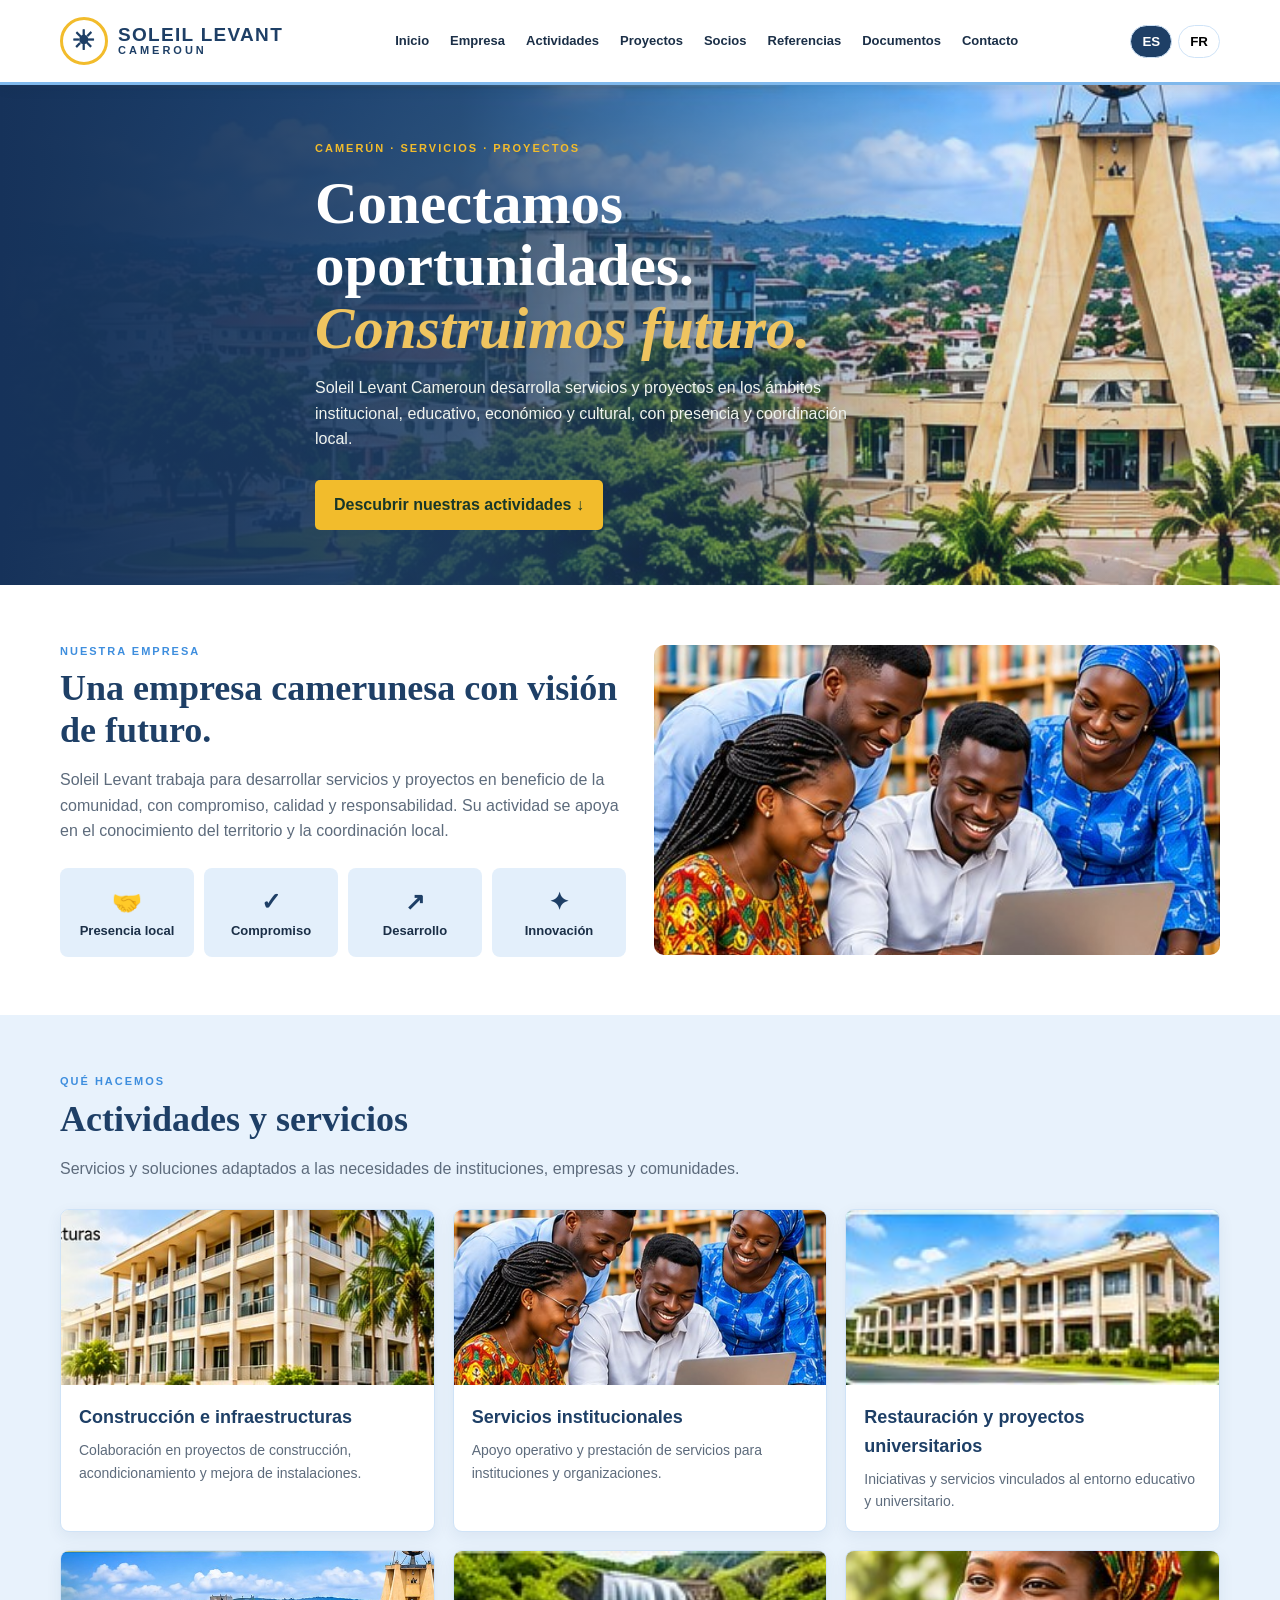
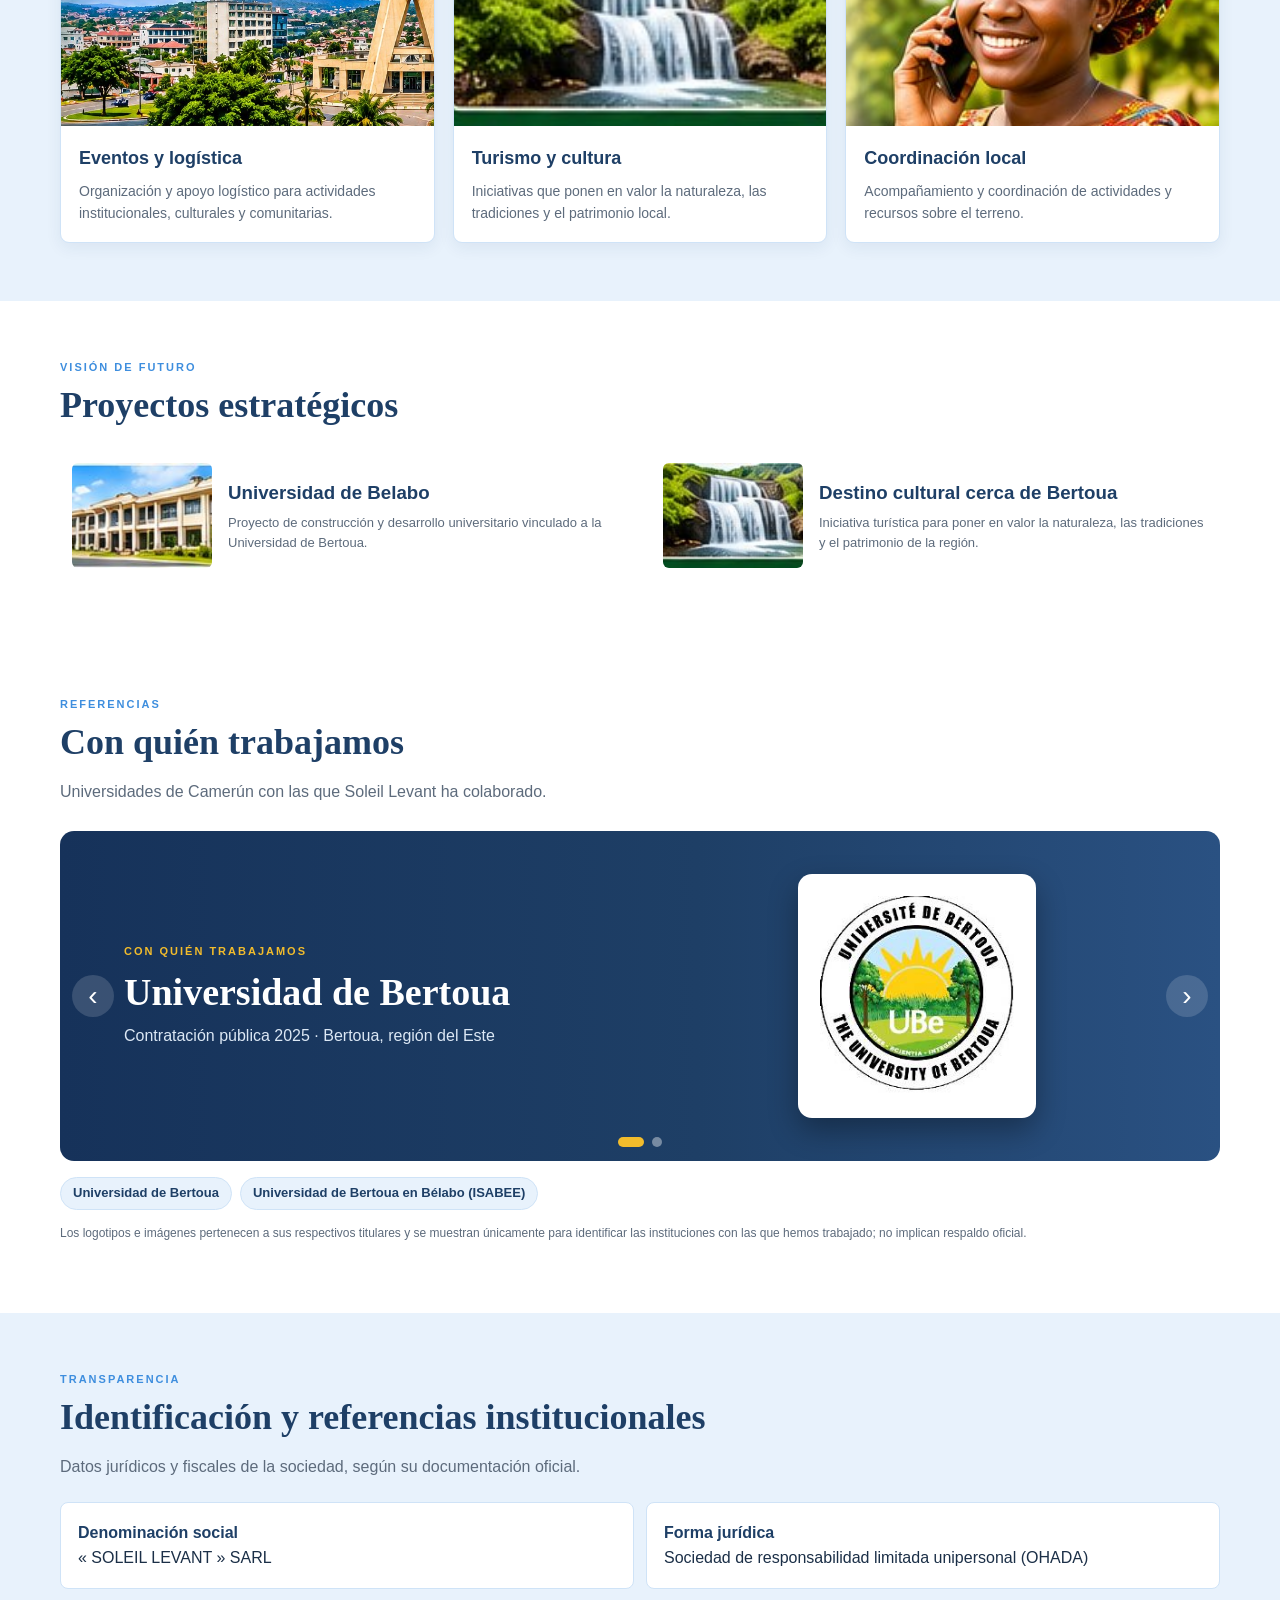
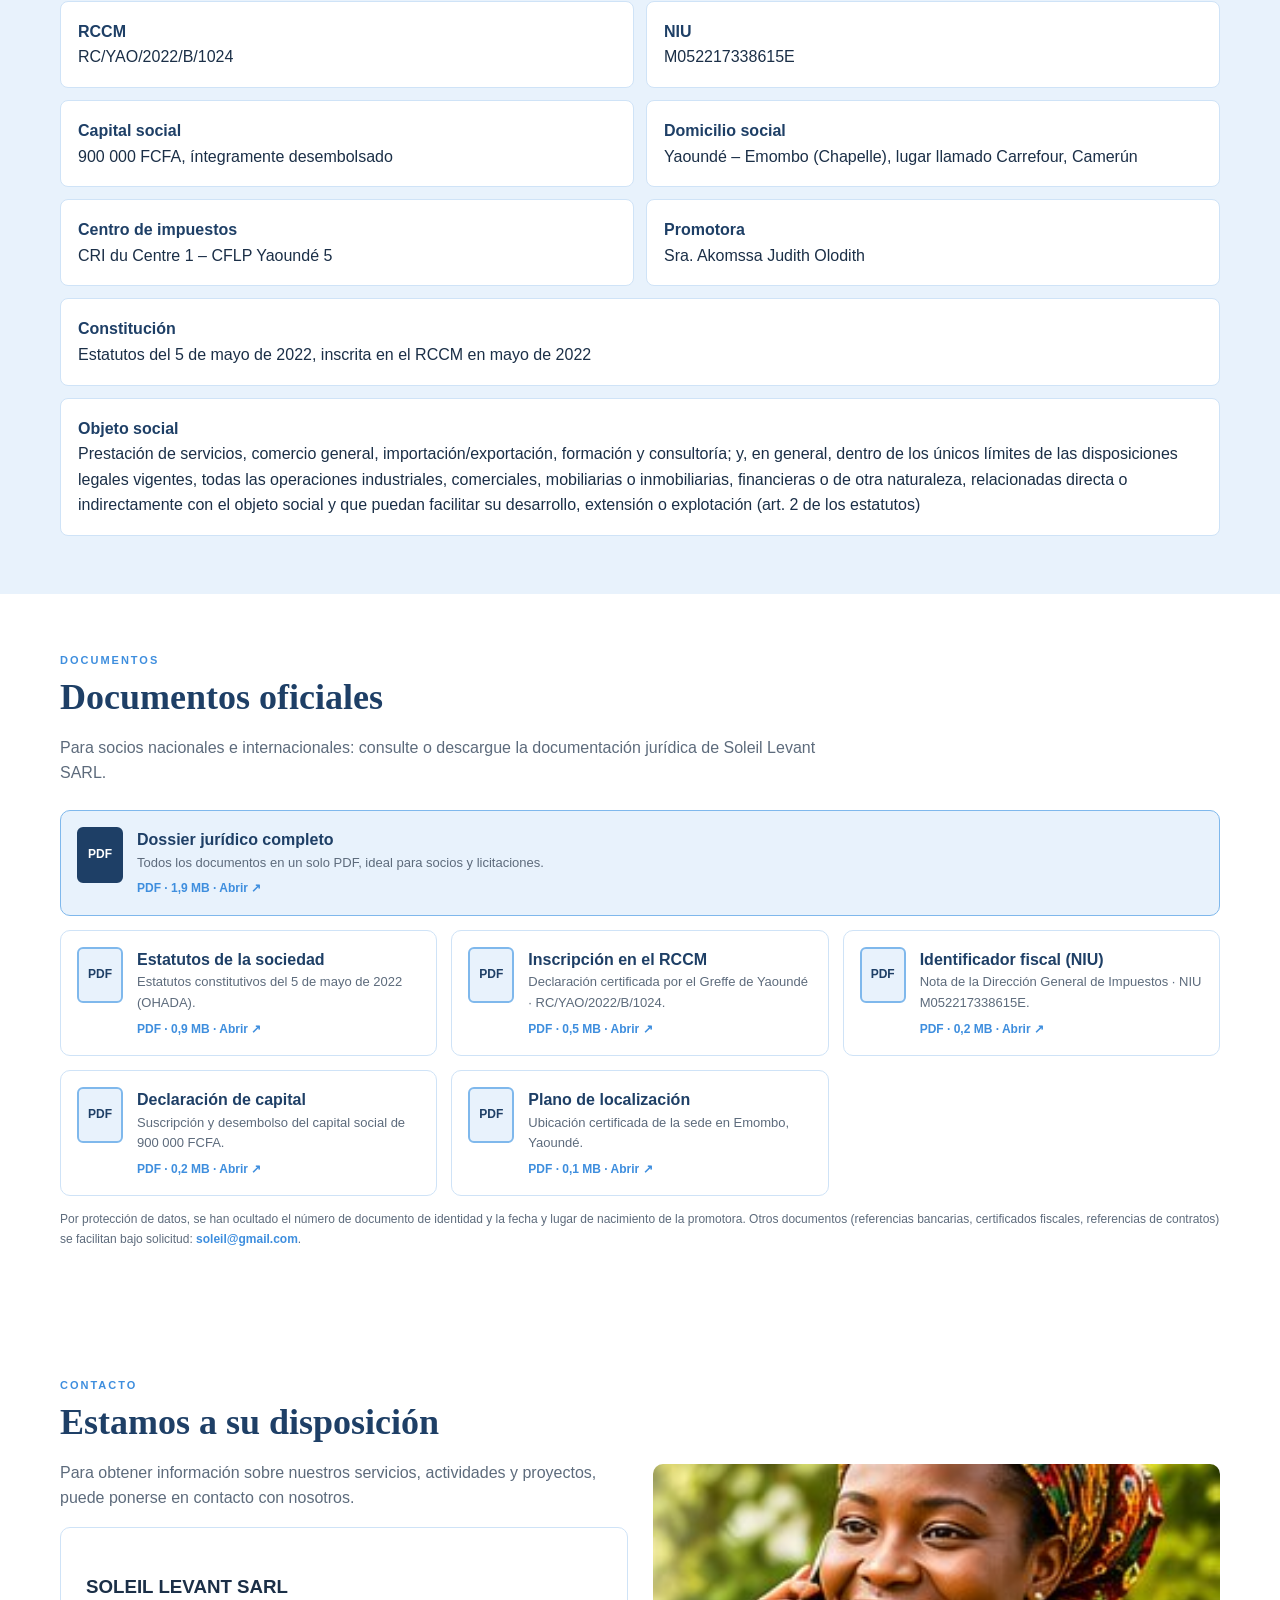
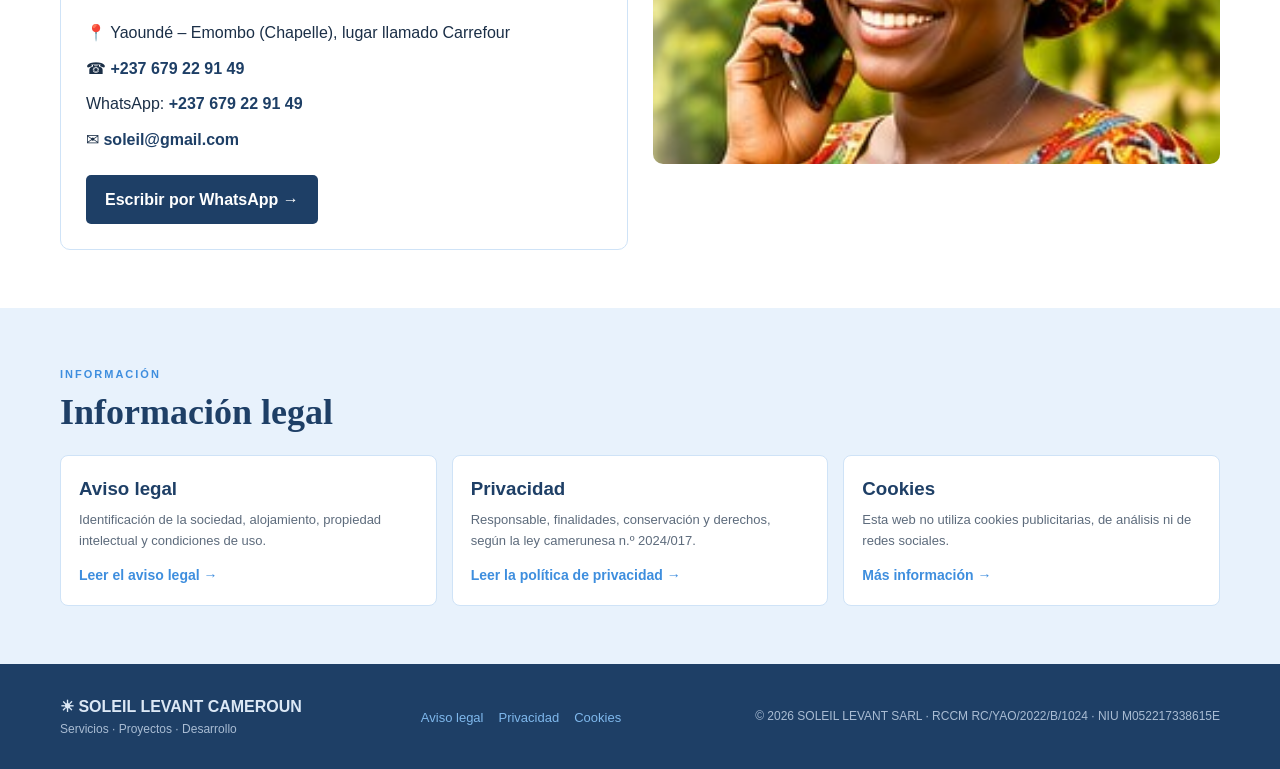
<file: index.html>
<!doctype html>
<html lang="es">
<head>
<meta charset="utf-8"><meta name="viewport" content="width=device-width, initial-scale=1">
<meta name="description" content="Soleil Levant Cameroun: servicios, proyectos y desarrollo en Camerún.">
<meta name="theme-color" content="#1E3F66">
<title>SOLEIL LEVANT CAMEROUN | Servicios y proyectos</title>
<style>
:root{--green:#1E3F66;--green2:#2A5182;--sky:#3E8EDE;--sky2:#7FB8EC;--gold:#F2BC2C;--cream:#E8F2FC;--ink:#1B2F47;--muted:#5D6B7C}*{box-sizing:border-box}html{scroll-behavior:smooth}body{margin:0;color:var(--ink);font-family:Arial,Helvetica,sans-serif;line-height:1.6}a{color:inherit;text-decoration:none}.wrap{width:min(1160px,92%);margin:auto}.top{position:sticky;top:0;z-index:10;background:#fff;box-shadow:0 2px 14px #00000012;border-bottom:3px solid var(--sky2)}.nav{min-height:82px;display:flex;align-items:center;justify-content:space-between;gap:20px}.brand{display:flex;align-items:center;gap:10px;color:var(--green);font-weight:900;letter-spacing:1.3px;line-height:1.05;font-size:19px}.brand-mark{width:48px;height:48px;border:3px solid var(--gold);border-radius:50%;display:grid;place-items:center;font-size:27px}.brand small{display:block;font-size:11px;letter-spacing:3px}.navlinks{display:flex;gap:21px;align-items:center;font-size:13px;font-weight:700}.navlinks a:hover{color:var(--sky)}.langs{display:flex;gap:6px}.langs button,.menu-btn{border:1px solid #CFE3F7;background:white;border-radius:20px;padding:8px 11px;font-weight:700;cursor:pointer}.langs button.active{background:var(--green);color:white}.menu-btn{display:none}.hero{min-height:350px;color:#fff;background:linear-gradient(90deg,#16325A 0%,#1E3F66dd 36%,#3E8EDE22 75%),url('images/cameroun-ville.jpg') center/cover;display:flex;align-items:center}.hero-inner{padding:55px 0;max-width:650px}.eyebrow{color:var(--gold);text-transform:uppercase;letter-spacing:2px;font-size:11px;font-weight:800}.hero h1{font-family:Georgia,serif;font-size:clamp(35px,5vw,59px);line-height:1.06;margin:14px 0}.hero h1 em{color:#efc45f}.hero p{max-width:560px;color:#f0f4ef}.btn{display:inline-block;background:var(--gold);color:#183729;padding:12px 19px;border-radius:5px;font-weight:800;margin-top:12px}.btn.green{background:var(--green);color:white}.section{padding:58px 0}.section.alt{background:var(--cream)}.section .eyebrow{color:var(--sky)}.section h2{font:700 clamp(26px,3vw,36px)/1.15 Georgia,serif;color:var(--green);margin:8px 0 15px}.lead{color:var(--muted);max-width:760px}.about-grid{display:grid;grid-template-columns:1fr 1fr;gap:28px;align-items:center}.about-photo{width:100%;height:310px;object-fit:cover;border-radius:10px}.values{display:grid;grid-template-columns:repeat(4,1fr);gap:10px;margin-top:24px}.value{background:#E3EFFB;border-radius:8px;padding:15px 8px;text-align:center;font-weight:700;font-size:13px}.value b{display:block;font-size:24px;color:var(--green)}.services{display:grid;grid-template-columns:repeat(3,1fr);gap:18px;margin-top:28px}.service{background:#fff;border:1px solid #CFE3F7;border-radius:9px;overflow:hidden;box-shadow:0 5px 16px #1E3F6612}.service img{width:100%;height:175px;object-fit:cover;display:block}.service div{padding:18px}.service h3{color:var(--green);margin:0 0 7px;font-size:18px}.service p{font-size:14px;color:var(--muted);margin:0}.projects{display:grid;grid-template-columns:1fr 1fr;gap:22px;margin-top:25px}.project{display:grid;grid-template-columns:140px 1fr;gap:16px;align-items:center;background:#fff;padding:12px;border-radius:9px}.project img{width:140px;height:105px;object-fit:cover;border-radius:6px}.project h3{margin:0 0 5px;color:var(--green)}.project p{margin:0;color:var(--muted);font-size:13px}.refgrid{display:grid;grid-template-columns:repeat(2,1fr);gap:12px;margin-top:22px}.ref{padding:17px;border:1px solid #CFE3F7;border-radius:8px;background:#fff}.ref strong{display:block;color:var(--green)}.contact-grid{display:grid;grid-template-columns:1fr 1fr;gap:25px;align-items:center}.contact-card{background:white;border:1px solid #CFE3F7;border-radius:10px;padding:25px}.contact-card p{margin:10px 0}.contact-card a{font-weight:700;color:var(--green)}.contact-photo{width:100%;height:300px;object-fit:cover;border-radius:10px}.legal{display:grid;grid-template-columns:repeat(3,1fr);gap:15px;margin-top:22px}.legal article{padding:18px;background:white;border:1px solid #CFE3F7;border-radius:8px}.legal h3{margin:0 0 6px;color:var(--green)}.legal p{font-size:13px;color:var(--muted);margin:0 0 10px}.legal a.more{font-weight:700;color:var(--sky);font-size:14px}.ref span{display:block}.footer{background:var(--green);color:#DCE8F5;padding:30px 0}.footer-inner{display:flex;justify-content:space-between;gap:20px;align-items:center;flex-wrap:wrap}.footer a{color:var(--sky2);margin-right:15px;font-size:13px}.small{font-size:12px;color:#A9BCD3}.notice{font-size:12px;color:var(--muted);margin-top:14px}
.docs{display:grid;grid-template-columns:repeat(3,1fr);gap:14px;margin-top:24px}.doc{display:flex;gap:14px;align-items:flex-start;background:#fff;border:1px solid #CFE3F7;border-radius:10px;padding:16px;transition:border-color .15s,box-shadow .15s}.doc:hover,.doc:focus-visible{border-color:var(--sky);box-shadow:0 6px 18px #1E3F6618}.doc__ico{flex:none;width:46px;height:56px;border-radius:6px;background:var(--cream);border:2px solid var(--sky2);color:var(--green);font-weight:900;font-size:12px;display:grid;place-items:center}.doc__txt strong{display:block;color:var(--green)}.doc__txt>span{display:block;font-size:13px;color:var(--muted)}.doc__txt small{display:block;margin-top:6px;font-weight:700;color:var(--sky);font-size:12px}.doc--main{grid-column:1/-1;background:var(--cream);border-color:var(--sky2)}.doc--main .doc__ico{background:var(--green);color:#fff;border-color:var(--green)}.notice a{color:var(--sky);font-weight:700}
.ps{position:relative;margin-top:26px;border-radius:14px;overflow:hidden;background:linear-gradient(90deg,#16325A 0%,#1E3F66 55%,#2A5182 100%);color:#fff}.ps__track{display:flex;transition:transform .7s ease}.ps__slide{position:relative;flex:0 0 100%;min-height:330px;display:flex;align-items:center;overflow:hidden}.ps__slide--photo::before{content:"";position:absolute;inset:-20px;background:var(--bg) center/cover;filter:blur(14px) brightness(.55);transform:scale(1.08)}.ps__slide--photo::after{content:"";position:absolute;inset:0;background:linear-gradient(90deg,#16325Aee 0%,#1E3F66aa 50%,#1E3F6633 100%)}.ps__in{position:relative;z-index:1;width:100%;display:grid;grid-template-columns:1.1fr 1fr;gap:28px;align-items:center;padding:42px 64px}.ps__txt .eyebrow{color:var(--gold)}.ps__txt h3{font:700 clamp(24px,3vw,38px)/1.12 Georgia,serif;margin:10px 0}.ps__txt p{margin:0;color:#DCE8F5}.ps__vis{display:flex;justify-content:center}.ps__photo{width:100%;max-width:420px;height:auto;border-radius:10px;border:4px solid #fff;box-shadow:0 12px 30px #0006}.ps__logo{background:#fff;border-radius:14px;padding:22px;box-shadow:0 12px 30px #0005;display:grid;place-items:center;min-width:220px;min-height:220px}.ps__logo img{max-height:200px;width:auto}.ps__emblem{background:#fff;color:var(--green);border-radius:14px;padding:26px 30px;box-shadow:0 12px 30px #0005;text-align:center;min-width:240px}.ps__emblem .fl{display:flex;width:120px;height:80px;margin:0 auto 14px;border-radius:4px;overflow:hidden;box-shadow:0 0 0 1px #0002}.ps__emblem .fl i{flex:1;display:grid;place-items:center;font-style:normal;color:#FCD116;font-size:28px}.ps__emblem .fl i:nth-child(1){background:#007A5E}.ps__emblem .fl i:nth-child(2){background:#CE1126}.ps__emblem .fl i:nth-child(3){background:#FCD116}.ps__emblem b{display:block;font-size:22px;letter-spacing:4px}.ps__emblem small{color:var(--muted)}.ps__nav{position:absolute;top:50%;transform:translateY(-50%);z-index:2;width:42px;height:42px;border-radius:50%;border:0;background:#ffffff26;color:#fff;font-size:28px;line-height:1;cursor:pointer}.ps__nav:hover,.ps__nav:focus-visible{background:var(--gold);color:var(--green)}.ps__prev{left:12px}.ps__next{right:12px}.ps__dots{position:absolute;z-index:2;left:0;right:0;bottom:14px;display:flex;justify-content:center;gap:8px}.ps__dot{width:10px;height:10px;border-radius:50%;border:0;background:#ffffff66;cursor:pointer;padding:0}.ps__dot[aria-current="true"]{background:var(--gold);width:26px;border-radius:6px}.ps__names{list-style:none;padding:0;margin:16px 0 0;display:flex;flex-wrap:wrap;gap:8px}.ps__names li{background:var(--cream);border:1px solid #CFE3F7;color:var(--green);border-radius:20px;padding:5px 12px;font-size:13px;font-weight:700}
@media (prefers-reduced-motion:reduce){.ps__track{transition:none}}
@media(max-width:850px){.docs{grid-template-columns:1fr 1fr}.navlinks{gap:11px;font-size:12px}.services{grid-template-columns:repeat(2,1fr)}}
@media(max-width:650px){.nav{padding:12px 0;min-height:70px}.menu-btn{display:block}.navlinks{display:none;position:absolute;left:0;right:0;top:68px;background:#fff;padding:18px 5%;box-shadow:0 8px 12px #0001;flex-direction:column;align-items:flex-start}.navlinks.open{display:flex}.brand{font-size:16px}.brand-mark{width:40px;height:40px}.langs button{padding:7px 9px}.hero{min-height:390px;background-position:58% center}.hero-inner{padding:45px 0}.about-grid,.contact-grid,.projects{grid-template-columns:1fr}.about-photo{height:230px}.values{grid-template-columns:repeat(2,1fr)}.services{grid-template-columns:1fr}.service img{height:205px}.project{grid-template-columns:110px 1fr}.project img{width:110px;height:95px}.refgrid,.legal,.docs{grid-template-columns:1fr}.ps__in{grid-template-columns:1fr;padding:30px 22px 48px;gap:18px;text-align:center}.ps__slide{min-height:460px}.ps__nav{display:none}.ps__logo,.ps__emblem{min-width:0;min-height:0}.ps__logo img{max-height:150px}.section{padding:42px 0}}
</style>
</head>
<body>
<header class="top"><div class="wrap nav"><a class="brand" href="#inicio"><span class="brand-mark">☀</span><span>SOLEIL LEVANT<small>CAMEROUN</small></span></a><button class="menu-btn" id="menuBtn" aria-label="Abrir menú">☰</button><nav class="navlinks" id="navlinks"><a href="#inicio" data-es="Inicio" data-fr="Accueil">Inicio</a><a href="#empresa" data-es="Empresa" data-fr="Entreprise">Empresa</a><a href="#actividades" data-es="Actividades" data-fr="Activités">Actividades</a><a href="#proyectos" data-es="Proyectos" data-fr="Projets">Proyectos</a><a href="#socios" data-es="Socios" data-fr="Partenaires">Socios</a><a href="#referencias" data-es="Referencias" data-fr="Références">Referencias</a><a href="#documentos" data-es="Documentos" data-fr="Documents">Documentos</a><a href="#contacto" data-es="Contacto" data-fr="Contact">Contacto</a></nav><div class="langs"><button class="active" id="esBtn">ES</button><button id="frBtn">FR</button></div></div></header>
<main>
<section class="hero" id="inicio"><div class="wrap hero-inner"><div class="eyebrow" data-es="CAMERÚN · SERVICIOS · PROYECTOS" data-fr="CAMEROUN · SERVICES · PROJETS">CAMERÚN · SERVICIOS · PROYECTOS</div><h1 data-es="Conectamos oportunidades.<br><em>Construimos futuro.</em>" data-fr="Nous connectons les opportunités.<br><em>Nous construisons l’avenir.</em>">Conectamos oportunidades.<br><em>Construimos futuro.</em></h1><p data-es="Soleil Levant Cameroun desarrolla servicios y proyectos en los ámbitos institucional, educativo, económico y cultural, con presencia y coordinación local." data-fr="Soleil Levant Cameroun développe des services et des projets dans les domaines institutionnel, éducatif, économique et culturel, avec une présence et une coordination locales.">Soleil Levant Cameroun desarrolla servicios y proyectos en los ámbitos institucional, educativo, económico y cultural, con presencia y coordinación local.</p><a class="btn" href="#actividades" data-es="Descubrir nuestras actividades ↓" data-fr="Découvrir nos activités ↓">Descubrir nuestras actividades ↓</a></div></section>
<section class="section" id="empresa"><div class="wrap about-grid"><div><div class="eyebrow" data-es="NUESTRA EMPRESA" data-fr="NOTRE ENTREPRISE">NUESTRA EMPRESA</div><h2 data-es="Una empresa camerunesa con visión de futuro." data-fr="Une entreprise camerounaise tournée vers l’avenir.">Una empresa camerunesa con visión de futuro.</h2><p class="lead" data-es="Soleil Levant trabaja para desarrollar servicios y proyectos en beneficio de la comunidad, con compromiso, calidad y responsabilidad. Su actividad se apoya en el conocimiento del territorio y la coordinación local." data-fr="Soleil Levant œuvre au développement de services et de projets au bénéfice de la communauté, avec engagement, qualité et responsabilité. Son activité s’appuie sur la connaissance du territoire et la coordination locale.">Soleil Levant trabaja para desarrollar servicios y proyectos en beneficio de la comunidad, con compromiso, calidad y responsabilidad. Su actividad se apoya en el conocimiento del territorio y la coordinación local.</p><div class="values"><div class="value"><b>🤝</b><span data-es="Presencia local" data-fr="Présence locale">Presencia local</span></div><div class="value"><b>✓</b><span data-es="Compromiso" data-fr="Engagement">Compromiso</span></div><div class="value"><b>↗</b><span data-es="Desarrollo" data-fr="Développement">Desarrollo</span></div><div class="value"><b>✦</b><span data-es="Innovación" data-fr="Innovation">Innovación</span></div></div></div><img class="about-photo" src="images/equipe.jpg" alt="Equipo camerunés trabajando y colaborando"></div></section>
<section class="section alt" id="actividades"><div class="wrap"><div class="eyebrow" data-es="QUÉ HACEMOS" data-fr="NOS ACTIVITÉS">QUÉ HACEMOS</div><h2 data-es="Actividades y servicios" data-fr="Activités et services">Actividades y servicios</h2><p class="lead" data-es="Servicios y soluciones adaptados a las necesidades de instituciones, empresas y comunidades." data-fr="Des services et des solutions adaptés aux besoins des institutions, des entreprises et des communautés.">Servicios y soluciones adaptados a las necesidades de instituciones, empresas y comunidades.</p><div class="services"><article class="service"><img src="images/batiment.jpg" alt="Edificio e infraestructuras"><div><h3 data-es="Construcción e infraestructuras" data-fr="Construction et infrastructures">Construcción e infraestructuras</h3><p data-es="Colaboración en proyectos de construcción, acondicionamiento y mejora de instalaciones." data-fr="Participation à des projets de construction, d’aménagement et d’amélioration des infrastructures.">Colaboración en proyectos de construcción, acondicionamiento y mejora de instalaciones.</p></div></article><article class="service"><img src="images/equipe.jpg" alt="Equipo de trabajo"><div><h3 data-es="Servicios institucionales" data-fr="Services institutionnels">Servicios institucionales</h3><p data-es="Apoyo operativo y prestación de servicios para instituciones y organizaciones." data-fr="Appui opérationnel et prestations de services pour les institutions et les organisations.">Apoyo operativo y prestación de servicios para instituciones y organizaciones.</p></div></article><article class="service"><img src="images/universite.jpg" alt="Edificio universitario"><div><h3 data-es="Restauración y proyectos universitarios" data-fr="Restauration et projets universitaires">Restauración y proyectos universitarios</h3><p data-es="Iniciativas y servicios vinculados al entorno educativo y universitario." data-fr="Initiatives et services liés au milieu éducatif et universitaire.">Iniciativas y servicios vinculados al entorno educativo y universitario.</p></div></article><article class="service"><img src="images/cameroun-ville.jpg" alt="Vista urbana de Camerún"><div><h3 data-es="Eventos y logística" data-fr="Événements et logistique">Eventos y logística</h3><p data-es="Organización y apoyo logístico para actividades institucionales, culturales y comunitarias." data-fr="Organisation et soutien logistique pour les activités institutionnelles, culturelles et communautaires.">Organización y apoyo logístico para actividades institucionales, culturales y comunitarias.</p></div></article><article class="service"><img src="images/cascade.jpg" alt="Cascada y paisaje natural"><div><h3 data-es="Turismo y cultura" data-fr="Tourisme et culture">Turismo y cultura</h3><p data-es="Iniciativas que ponen en valor la naturaleza, las tradiciones y el patrimonio local." data-fr="Initiatives valorisant la nature, les traditions et le patrimoine local.">Iniciativas que ponen en valor la naturaleza, las tradiciones y el patrimonio local.</p></div></article><article class="service"><img src="images/contact.jpg" alt="Retrato de una mujer camerunesa usando el teléfono"><div><h3 data-es="Coordinación local" data-fr="Coordination locale">Coordinación local</h3><p data-es="Acompañamiento y coordinación de actividades y recursos sobre el terreno." data-fr="Accompagnement et coordination des activités et des ressources sur le terrain.">Acompañamiento y coordinación de actividades y recursos sobre el terreno.</p></div></article></div></div></section>
<section class="section" id="proyectos"><div class="wrap"><div class="eyebrow" data-es="VISIÓN DE FUTURO" data-fr="VISION D’AVENIR">VISIÓN DE FUTURO</div><h2 data-es="Proyectos estratégicos" data-fr="Projets stratégiques">Proyectos estratégicos</h2><div class="projects"><article class="project"><img src="images/universite.jpg" alt="Proyecto universitario"><div><h3 data-es="Universidad de Belabo" data-fr="Université de Belabo">Universidad de Belabo</h3><p data-es="Proyecto de construcción y desarrollo universitario vinculado a la Universidad de Bertoua." data-fr="Projet de construction et de développement universitaire lié à l’Université de Bertoua.">Proyecto de construcción y desarrollo universitario vinculado a la Universidad de Bertoua.</p></div></article><article class="project"><img src="images/cascade.jpg" alt="Paisaje natural"><div><h3 data-es="Destino cultural cerca de Bertoua" data-fr="Destination culturelle près de Bertoua">Destino cultural cerca de Bertoua</h3><p data-es="Iniciativa turística para poner en valor la naturaleza, las tradiciones y el patrimonio de la región." data-fr="Initiative touristique visant à valoriser la nature, les traditions et le patrimoine de la région.">Iniciativa turística para poner en valor la naturaleza, las tradiciones y el patrimonio de la región.</p></div></article></div></div></section>
<section class="section" id="socios"><div class="wrap"><div class="eyebrow" data-es="REFERENCIAS" data-fr="RÉFÉRENCES">REFERENCIAS</div><h2 data-es="Con quién trabajamos" data-fr="Avec qui nous travaillons">Con quién trabajamos</h2><p class="lead" data-es="Universidades de Camerún con las que Soleil Levant ha colaborado." data-fr="Universités du Cameroun avec lesquelles Soleil Levant a collaboré.">Universidades de Camerún con las que Soleil Levant ha colaborado.</p>
<div class="ps" id="partnerSlider" aria-roledescription="carousel" aria-label="Con quién trabajamos"><div class="ps__track"><div class="ps__slide" role="group" aria-roledescription="slide" aria-label="1 / 2"><div class="ps__in"><div class="ps__txt"><div class="eyebrow" data-es="CON QUIÉN TRABAJAMOS" data-fr="ILS NOUS FONT CONFIANCE">CON QUIÉN TRABAJAMOS</div><h3 data-es="Universidad de Bertoua" data-fr="Université de Bertoua">Universidad de Bertoua</h3><p data-es="Contratación pública 2025 · Bertoua, región del Este" data-fr="Commande publique 2025 · Bertoua, région de l’Est">Contratación pública 2025 · Bertoua, región del Este</p></div><div class="ps__vis"><div class="ps__logo"><img src="images/partenaires/universite-bertoua.png" alt="Logo de l’Université de Bertoua" width="214" height="220"></div></div></div></div><div class="ps__slide" role="group" aria-roledescription="slide" aria-label="2 / 2"><div class="ps__in"><div class="ps__txt"><div class="eyebrow" data-es="CON QUIÉN TRABAJAMOS" data-fr="ILS NOUS FONT CONFIANCE">CON QUIÉN TRABAJAMOS</div><h3 data-es="Universidad de Bertoua en Bélabo (ISABEE)" data-fr="Université de Bertoua à Bélabo (ISABEE)">Universidad de Bertoua en Bélabo (ISABEE)</h3><p data-es="Proyecto universitario de Bélabo" data-fr="Projet universitaire de Bélabo">Proyecto universitario de Bélabo</p></div><div class="ps__vis"><div class="ps__logo"><img src="images/partenaires/isabee-belabo.png" alt="Logo de l’ISABEE, Université de Bertoua à Bélabo" width="90" height="94" style="width:180px;height:auto"></div></div></div></div></div>
<button type="button" class="ps__nav ps__prev" aria-label="Anterior">‹</button><button type="button" class="ps__nav ps__next" aria-label="Siguiente">›</button><div class="ps__dots"><button type="button" class="ps__dot" aria-label="1"></button><button type="button" class="ps__dot" aria-label="2"></button></div></div>
<ul class="ps__names"><li data-es="Universidad de Bertoua" data-fr="Université de Bertoua">Universidad de Bertoua</li><li data-es="Universidad de Bertoua en Bélabo (ISABEE)" data-fr="Université de Bertoua à Bélabo (ISABEE)">Universidad de Bertoua en Bélabo (ISABEE)</li></ul>
<p class="notice" data-es="Los logotipos e imágenes pertenecen a sus respectivos titulares y se muestran únicamente para identificar las instituciones con las que hemos trabajado; no implican respaldo oficial." data-fr="Les logos et images appartiennent à leurs titulaires respectifs et ne sont affichés que pour identifier les institutions avec lesquelles nous avons travaillé ; ils n’impliquent aucun soutien officiel.">Los logotipos e imágenes pertenecen a sus respectivos titulares y se muestran únicamente para identificar las instituciones con las que hemos trabajado; no implican respaldo oficial.</p></div></section>
<section class="section alt" id="referencias"><div class="wrap"><div class="eyebrow" data-es="TRANSPARENCIA" data-fr="TRANSPARENCE">TRANSPARENCIA</div><h2 data-es="Identificación y referencias institucionales" data-fr="Identification et références institutionnelles">Identificación y referencias institucionales</h2><p class="lead" data-es="Datos jurídicos y fiscales de la sociedad, según su documentación oficial." data-fr="Données juridiques et fiscales de la société, selon sa documentation officielle.">Datos jurídicos y fiscales de la sociedad, según su documentación oficial.</p><div class="refgrid">
<div class="ref"><strong data-es="Denominación social" data-fr="Raison sociale">Denominación social</strong><span>« SOLEIL LEVANT » SARL</span></div>
<div class="ref"><strong data-es="Forma jurídica" data-fr="Forme juridique">Forma jurídica</strong><span data-es="Sociedad de responsabilidad limitada unipersonal (OHADA)" data-fr="Société à responsabilité limitée unipersonnelle (OHADA)">Sociedad de responsabilidad limitada unipersonal (OHADA)</span></div>
<div class="ref"><strong>RCCM</strong><span>RC/YAO/2022/B/1024</span></div>
<div class="ref"><strong>NIU</strong><span>M052217338615E</span></div>
<div class="ref"><strong data-es="Capital social" data-fr="Capital social">Capital social</strong><span data-es="900 000 FCFA, íntegramente desembolsado" data-fr="900 000 FCFA, entièrement libéré">900 000 FCFA, íntegramente desembolsado</span></div>
<div class="ref"><strong data-es="Domicilio social" data-fr="Siège social">Domicilio social</strong><span data-es="Yaoundé – Emombo (Chapelle), lugar llamado Carrefour, Camerún" data-fr="Yaoundé – Emombo (Chapelle), lieu-dit Carrefour, Cameroun">Yaoundé – Emombo (Chapelle), lugar llamado Carrefour, Camerún</span></div>
<div class="ref"><strong data-es="Centro de impuestos" data-fr="Centre des impôts">Centro de impuestos</strong><span>CRI du Centre 1 – CFLP Yaoundé 5</span></div>
<div class="ref"><strong data-es="Promotora" data-fr="Promotrice">Promotora</strong><span data-es="Sra. Akomssa Judith Olodith" data-fr="Mme Akomssa Judith Olodith">Sra. Akomssa Judith Olodith</span></div>
<div class="ref" style="grid-column:1/-1"><strong data-es="Constitución" data-fr="Constitution">Constitución</strong><span data-es="Estatutos del 5 de mayo de 2022, inscrita en el RCCM en mayo de 2022" data-fr="Statuts du 5 mai 2022, immatriculée au RCCM en mai 2022">Estatutos del 5 de mayo de 2022, inscrita en el RCCM en mayo de 2022</span></div>
<div class="ref" style="grid-column:1/-1"><strong data-es="Objeto social" data-fr="Objet social">Objeto social</strong><span data-es="Prestación de servicios, comercio general, importación/exportación, formación y consultoría; y, en general, dentro de los únicos límites de las disposiciones legales vigentes, todas las operaciones industriales, comerciales, mobiliarias o inmobiliarias, financieras o de otra naturaleza, relacionadas directa o indirectamente con el objeto social y que puedan facilitar su desarrollo, extensión o explotación (art. 2 de los estatutos)" data-fr="Prestations de services, commerce général, import/export, formation et conseil ; et plus généralement, dans les seules limites des dispositions légales en vigueur, toutes opérations industrielles, commerciales, mobilières ou immobilières, financières ou autres, de quelque nature qu’elles soient, se rattachant directement ou indirectement à l’objet social et susceptibles d’en faciliter le développement, l’extension ou l’exploitation (art. 2 des statuts)">Prestación de servicios, comercio general, importación/exportación, formación y consultoría; y, en general, dentro de los únicos límites de las disposiciones legales vigentes, todas las operaciones industriales, comerciales, mobiliarias o inmobiliarias, financieras o de otra naturaleza, relacionadas directa o indirectamente con el objeto social y que puedan facilitar su desarrollo, extensión o explotación (art. 2 de los estatutos)</span></div>
</div></div></section>
<section class="section" id="documentos"><div class="wrap"><div class="eyebrow" data-es="DOCUMENTOS" data-fr="DOCUMENTS">DOCUMENTOS</div><h2 data-es="Documentos oficiales" data-fr="Documents officiels">Documentos oficiales</h2><p class="lead" data-es="Para socios nacionales e internacionales: consulte o descargue la documentación jurídica de Soleil Levant SARL." data-fr="Pour nos partenaires nationaux et internationaux : consultez ou téléchargez la documentation juridique de Soleil Levant SARL.">Para socios nacionales e internacionales: consulte o descargue la documentación jurídica de Soleil Levant SARL.</p><div class="docs"><a class="doc doc--main" href="documents/dossier-juridique-soleil-levant-sarl.pdf" target="_blank" rel="noopener"><span class="doc__ico" aria-hidden="true">PDF</span><span class="doc__txt"><strong data-es="Dossier jurídico completo" data-fr="Dossier juridique complet">Dossier jurídico completo</strong><span data-es="Todos los documentos en un solo PDF, ideal para socios y licitaciones." data-fr="Tous les documents en un seul PDF, idéal pour les partenaires et les appels d’offres.">Todos los documentos en un solo PDF, ideal para socios y licitaciones.</span><small>PDF · 1,9 MB · <span data-es="Abrir" data-fr="Ouvrir">Abrir</span> ↗</small></span></a><a class="doc" href="documents/statuts-soleil-levant-sarl.pdf" target="_blank" rel="noopener"><span class="doc__ico" aria-hidden="true">PDF</span><span class="doc__txt"><strong data-es="Estatutos de la sociedad" data-fr="Statuts de la société">Estatutos de la sociedad</strong><span data-es="Estatutos constitutivos del 5 de mayo de 2022 (OHADA)." data-fr="Statuts constitutifs du 5 mai 2022 (OHADA).">Estatutos constitutivos del 5 de mayo de 2022 (OHADA).</span><small>PDF · 0,9 MB · <span data-es="Abrir" data-fr="Ouvrir">Abrir</span> ↗</small></span></a><a class="doc" href="documents/rccm-immatriculation-soleil-levant.pdf" target="_blank" rel="noopener"><span class="doc__ico" aria-hidden="true">PDF</span><span class="doc__txt"><strong data-es="Inscripción en el RCCM" data-fr="Immatriculation au RCCM">Inscripción en el RCCM</strong><span data-es="Declaración certificada por el Greffe de Yaoundé · RC/YAO/2022/B/1024." data-fr="Déclaration certifiée par le Greffe de Yaoundé · RC/YAO/2022/B/1024.">Declaración certificada por el Greffe de Yaoundé · RC/YAO/2022/B/1024.</span><small>PDF · 0,5 MB · <span data-es="Abrir" data-fr="Ouvrir">Abrir</span> ↗</small></span></a><a class="doc" href="documents/attestation-niu-soleil-levant.pdf" target="_blank" rel="noopener"><span class="doc__ico" aria-hidden="true">PDF</span><span class="doc__txt"><strong data-es="Identificador fiscal (NIU)" data-fr="Identifiant fiscal (NIU)">Identificador fiscal (NIU)</strong><span data-es="Nota de la Dirección General de Impuestos · NIU M052217338615E." data-fr="Note de la Direction Générale des Impôts · NIU M052217338615E.">Nota de la Dirección General de Impuestos · NIU M052217338615E.</span><small>PDF · 0,2 MB · <span data-es="Abrir" data-fr="Ouvrir">Abrir</span> ↗</small></span></a><a class="doc" href="documents/declaration-capital-soleil-levant.pdf" target="_blank" rel="noopener"><span class="doc__ico" aria-hidden="true">PDF</span><span class="doc__txt"><strong data-es="Declaración de capital" data-fr="Déclaration de capital">Declaración de capital</strong><span data-es="Suscripción y desembolso del capital social de 900 000 FCFA." data-fr="Souscription et versement du capital social de 900 000 FCFA.">Suscripción y desembolso del capital social de 900 000 FCFA.</span><small>PDF · 0,2 MB · <span data-es="Abrir" data-fr="Ouvrir">Abrir</span> ↗</small></span></a><a class="doc" href="documents/plan-localisation-soleil-levant.pdf" target="_blank" rel="noopener"><span class="doc__ico" aria-hidden="true">PDF</span><span class="doc__txt"><strong data-es="Plano de localización" data-fr="Plan de localisation">Plano de localización</strong><span data-es="Ubicación certificada de la sede en Emombo, Yaoundé." data-fr="Localisation certifiée du siège à Emombo, Yaoundé.">Ubicación certificada de la sede en Emombo, Yaoundé.</span><small>PDF · 0,1 MB · <span data-es="Abrir" data-fr="Ouvrir">Abrir</span> ↗</small></span></a></div><p class="notice" data-es="Por protección de datos, se han ocultado el número de documento de identidad y la fecha y lugar de nacimiento de la promotora. Otros documentos (referencias bancarias, certificados fiscales, referencias de contratos) se facilitan bajo solicitud: <a href=&quot;mailto:soleil@gmail.com?subject=Solicitud%20de%20documentos&quot;>soleil@gmail.com</a>." data-fr="Pour la protection des données, le numéro de pièce d’identité ainsi que la date et le lieu de naissance de la promotrice ont été masqués. D’autres documents (références bancaires, attestations fiscales, références de marchés) sont communiqués sur demande : <a href=&quot;mailto:soleil@gmail.com?subject=Demande%20de%20documents&quot;>soleil@gmail.com</a>.">Por protección de datos, se han ocultado el número de documento de identidad y la fecha y lugar de nacimiento de la promotora. Otros documentos (referencias bancarias, certificados fiscales, referencias de contratos) se facilitan bajo solicitud: <a href="mailto:soleil@gmail.com?subject=Solicitud%20de%20documentos">soleil@gmail.com</a>.</p></div></section>
<section class="section" id="contacto"><div class="wrap contact-grid"><div><div class="eyebrow" data-es="CONTACTO" data-fr="CONTACT">CONTACTO</div><h2 data-es="Estamos a su disposición" data-fr="Nous sommes à votre disposition">Estamos a su disposición</h2><p class="lead" data-es="Para obtener información sobre nuestros servicios, actividades y proyectos, puede ponerse en contacto con nosotros." data-fr="Pour obtenir des informations sur nos services, activités et projets, vous pouvez nous contacter.">Para obtener información sobre nuestros servicios, actividades y proyectos, puede ponerse en contacto con nosotros.</p><div class="contact-card"><h3>SOLEIL LEVANT SARL</h3><p>📍 <span data-es="Yaoundé – Emombo (Chapelle), lugar llamado Carrefour" data-fr="Yaoundé – Emombo (Chapelle), lieu-dit Carrefour">Yaoundé – Emombo (Chapelle), lugar llamado Carrefour</span></p><p>☎ <a href="tel:+237679229149">+237 679 22 91 49</a></p><p>WhatsApp: <a href="https://wa.me/237679229149" target="_blank" rel="noopener">+237 679 22 91 49</a></p><p>✉ <a href="mailto:soleil@gmail.com">soleil@gmail.com</a></p><a class="btn green" href="https://wa.me/237679229149" target="_blank" rel="noopener" data-es="Escribir por WhatsApp →" data-fr="Écrire sur WhatsApp →">Escribir por WhatsApp →</a></div></div><img class="contact-photo" src="images/contact.jpg" alt="Mujer camerunesa hablando por teléfono"></div></section>
<section class="section alt"><div class="wrap"><div class="eyebrow" data-es="INFORMACIÓN" data-fr="INFORMATIONS">INFORMACIÓN</div><h2 data-es="Información legal" data-fr="Informations légales">Información legal</h2><div class="legal"><article><h3 data-es="Aviso legal" data-fr="Mentions légales">Aviso legal</h3><p data-es="Identificación de la sociedad, alojamiento, propiedad intelectual y condiciones de uso." data-fr="Identification de la société, hébergement, propriété intellectuelle et conditions d’utilisation.">Identificación de la sociedad, alojamiento, propiedad intelectual y condiciones de uso.</p><a class="more" href="aviso-legal.html" data-href-es="aviso-legal.html" data-href-fr="avis-legal.html" data-es="Leer el aviso legal →" data-fr="Lire les mentions légales →">Leer el aviso legal →</a></article><article><h3 data-es="Privacidad" data-fr="Confidentialité">Privacidad</h3><p data-es="Responsable, finalidades, conservación y derechos, según la ley camerunesa n.º 2024/017." data-fr="Responsable, finalités, conservation et droits, selon la loi camerounaise n° 2024/017.">Responsable, finalidades, conservación y derechos, según la ley camerunesa n.º 2024/017.</p><a class="more" href="politica-privacidad.html" data-href-es="politica-privacidad.html" data-href-fr="politique-confidentialite.html" data-es="Leer la política de privacidad →" data-fr="Lire la politique de confidentialité →">Leer la política de privacidad →</a></article><article><h3>Cookies</h3><p data-es="Esta web no utiliza cookies publicitarias, de análisis ni de redes sociales." data-fr="Ce site n’utilise aucun cookie publicitaire, d’analyse ou de réseaux sociaux.">Esta web no utiliza cookies publicitarias, de análisis ni de redes sociales.</p><a class="more" href="politica-privacidad.html#cookies" data-href-es="politica-privacidad.html#cookies" data-href-fr="politique-confidentialite.html#cookies" data-es="Más información →" data-fr="En savoir plus →">Más información →</a></article></div></div></section>
</main>
<footer class="footer"><div class="wrap footer-inner"><div><strong>☀ SOLEIL LEVANT CAMEROUN</strong><div class="small" data-es="Servicios · Proyectos · Desarrollo" data-fr="Services · Projets · Développement">Servicios · Proyectos · Desarrollo</div></div><div><a href="aviso-legal.html" data-href-es="aviso-legal.html" data-href-fr="avis-legal.html" data-es="Aviso legal" data-fr="Mentions légales">Aviso legal</a><a href="politica-privacidad.html" data-href-es="politica-privacidad.html" data-href-fr="politique-confidentialite.html" data-es="Privacidad" data-fr="Confidentialité">Privacidad</a><a href="politica-privacidad.html#cookies" data-href-es="politica-privacidad.html#cookies" data-href-fr="politique-confidentialite.html#cookies">Cookies</a></div><div class="small">© 2026 SOLEIL LEVANT SARL · RCCM RC/YAO/2022/B/1024 · NIU M052217338615E</div></div></footer>
<script>
const menu=document.getElementById('navlinks');document.getElementById('menuBtn').addEventListener('click',()=>menu.classList.toggle('open'));menu.querySelectorAll('a').forEach(a=>a.addEventListener('click',()=>menu.classList.remove('open')));
function language(lang){document.documentElement.lang=lang;document.querySelectorAll('[data-'+lang+']').forEach(el=>el.innerHTML=el.getAttribute('data-'+lang));document.getElementById('esBtn').classList.toggle('active',lang==='es');document.getElementById('frBtn').classList.toggle('active',lang==='fr');document.querySelectorAll('[data-href-'+lang+']').forEach(el=>el.setAttribute('href',el.getAttribute('data-href-'+lang)));try{localStorage.setItem('sl-lang',lang)}catch(e){}}
document.getElementById('esBtn').addEventListener('click',()=>language('es'));document.getElementById('frBtn').addEventListener('click',()=>language('fr'));
(function(){let l=new URLSearchParams(location.search).get('lang');if(!l){try{l=localStorage.getItem('sl-lang')}catch(e){}}if(l==='fr')language('fr')})();
(function(){const root=document.getElementById('partnerSlider');if(!root)return;const track=root.querySelector('.ps__track'),slides=[...root.querySelectorAll('.ps__slide')],dots=[...root.querySelectorAll('.ps__dot')];let i=0,timer=null;const reduce=window.matchMedia&&matchMedia('(prefers-reduced-motion: reduce)').matches;
function go(n){i=(n+slides.length)%slides.length;track.style.transform='translateX('+(-100*i)+'%)';dots.forEach((d,k)=>d.setAttribute('aria-current',k===i?'true':'false'));slides.forEach((sl,k)=>sl.setAttribute('aria-hidden',k===i?'false':'true'))}
function play(){if(reduce)return;stop();timer=setInterval(()=>go(i+1),5000)}function stop(){if(timer)clearInterval(timer);timer=null}
root.querySelector('.ps__prev').addEventListener('click',()=>{go(i-1);play()});root.querySelector('.ps__next').addEventListener('click',()=>{go(i+1);play()});dots.forEach((d,k)=>d.addEventListener('click',()=>{go(k);play()}));
root.addEventListener('mouseenter',stop);root.addEventListener('mouseleave',play);root.addEventListener('focusin',stop);root.addEventListener('focusout',play);
let x0=null;root.addEventListener('touchstart',e=>{x0=e.touches[0].clientX;stop()},{passive:true});root.addEventListener('touchend',e=>{if(x0!==null){const dx=e.changedTouches[0].clientX-x0;if(Math.abs(dx)>40)go(i+(dx<0?1:-1));x0=null}play()});
document.addEventListener('visibilitychange',()=>document.hidden?stop():play());go(0);play()})();
</script>
</body></html>
</file>
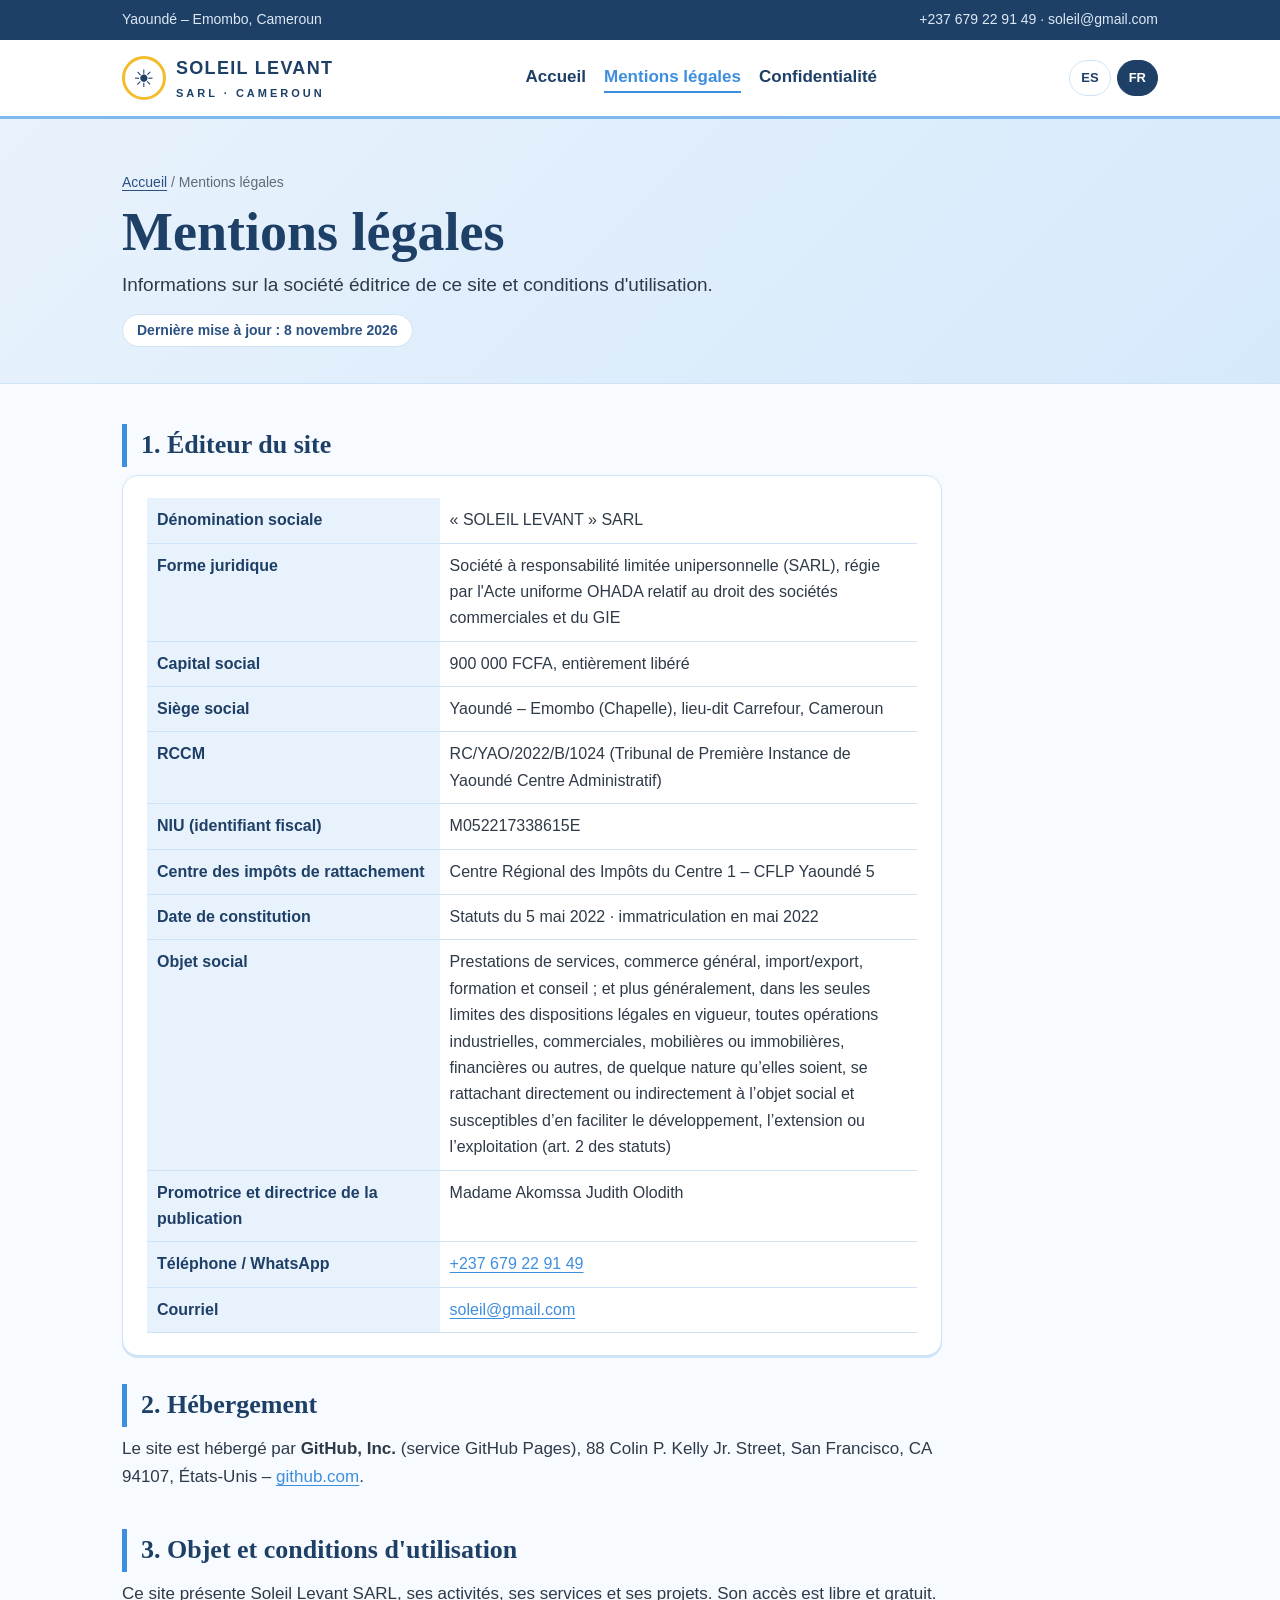
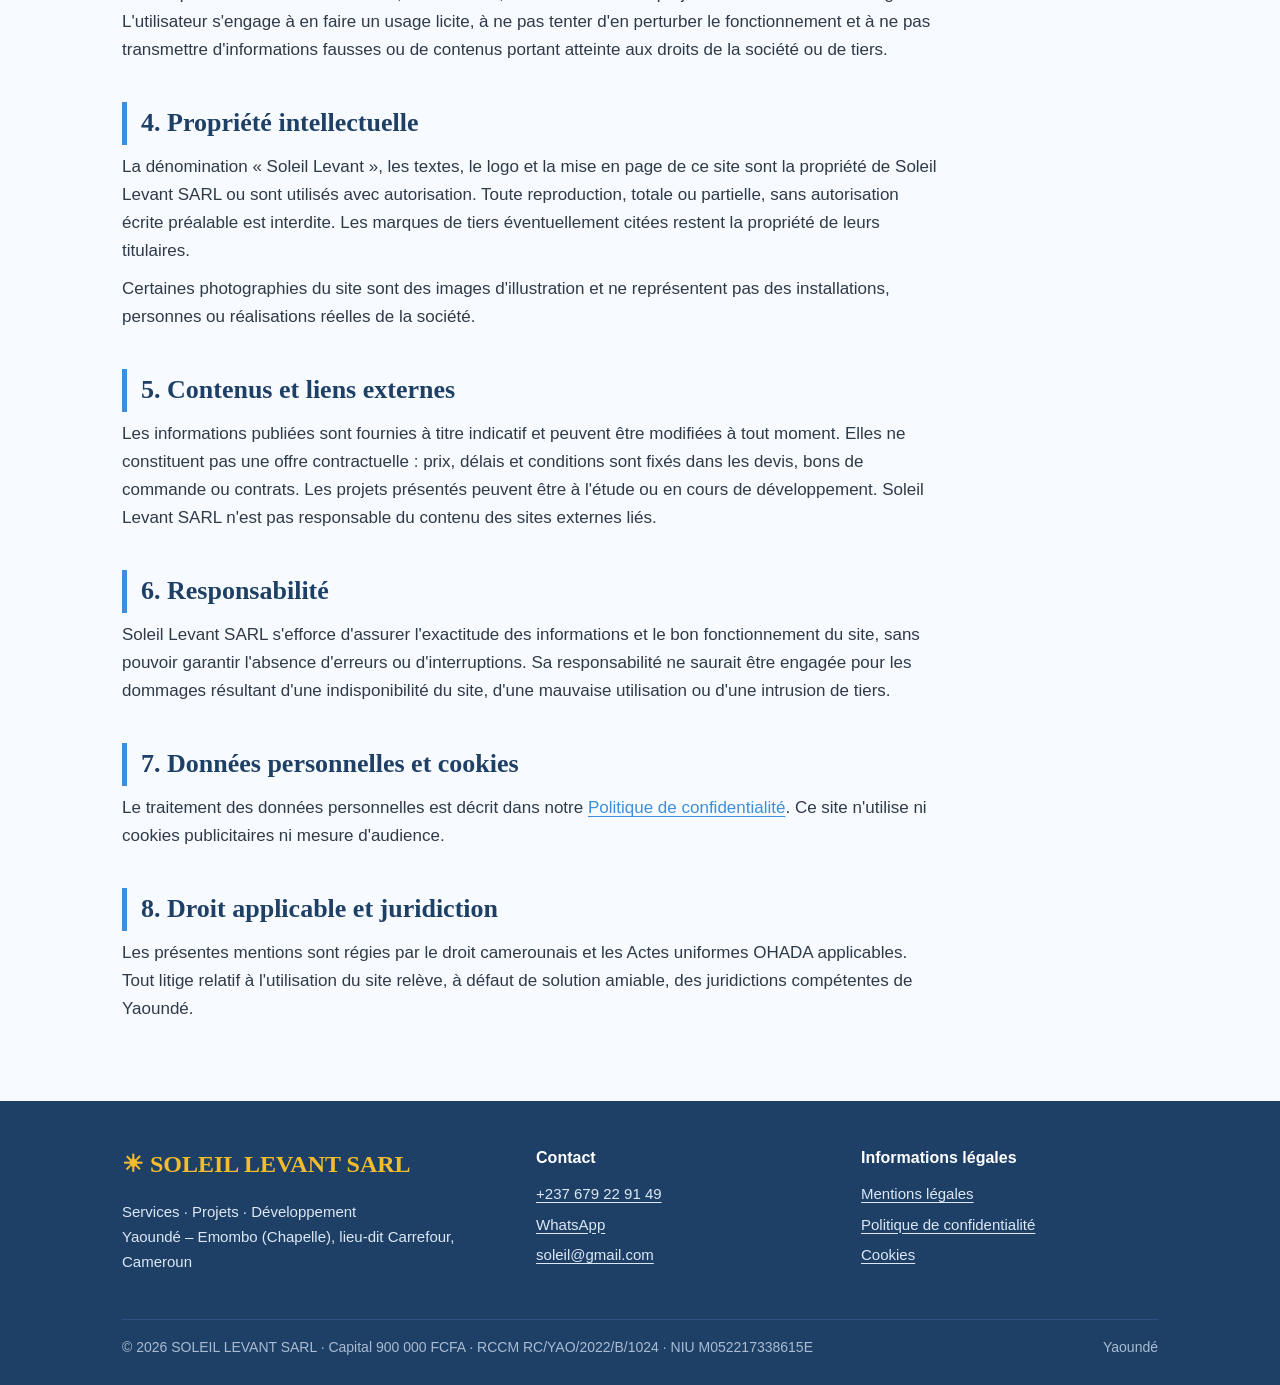
<file: avis-legal.html>
<!doctype html>
<html lang="fr">
<head>
<meta charset="utf-8">
<meta name="viewport" content="width=device-width, initial-scale=1">
<meta name="referrer" content="strict-origin-when-cross-origin">
<meta name="theme-color" content="#1E3F66">
<title>Mentions légales – Soleil Levant SARL</title>
<meta name="description" content="Informations sur la société éditrice de ce site et conditions d'utilisation.">
<link rel="alternate" hreflang="fr" href="avis-legal.html"><link rel="alternate" hreflang="es" href="aviso-legal.html">
<link rel="stylesheet" href="assets/css/legal.css">
</head>
<body>
<a class="skip" href="#contenu">Aller au contenu</a>
<div class="topbar"><div class="wrap"><span>Yaoundé – Emombo, Cameroun</span><span><a href="tel:+237679229149">+237 679 22 91 49</a> · <a href="mailto:soleil@gmail.com">soleil@gmail.com</a></span></div></div>
<header class="header"><div class="wrap">
  <a class="brand" href="index.html?lang=fr"><span class="brand__sun" aria-hidden="true">☀</span><span><strong>SOLEIL LEVANT</strong><small>SARL · CAMEROUN</small></span></a>
  <nav class="nav" aria-label="Menu">
    <a href="index.html?lang=fr">Accueil</a>
    <a href="avis-legal.html" aria-current="page">Mentions légales</a>
    <a href="politique-confidentialite.html">Confidentialité</a>
  </nav>
  <nav class="langs" aria-label="Idioma / Langue"><a href="aviso-legal.html" lang="es" hreflang="es">ES</a><a href="avis-legal.html" lang="fr" hreflang="fr" aria-current="true">FR</a></nav>
</div></header>
<main id="contenu">
<section class="page-hero"><div class="wrap">
  <nav class="crumbs" aria-label="Fil d'Ariane"><a href="index.html?lang=fr">Accueil</a> / <span>Mentions légales</span></nav>
  <h1>Mentions légales</h1>
  <p>Informations sur la société éditrice de ce site et conditions d'utilisation.</p>
  <span class="updated">Dernière mise à jour : 8 novembre 2026</span>
</div></section>
<div class="wrap"><div class="prose">
<section id="s1"><h2>1. Éditeur du site</h2><div class="card"><table class="idtable"><tr><th scope="row">Dénomination sociale</th><td>« SOLEIL LEVANT » SARL</td></tr><tr><th scope="row">Forme juridique</th><td>Société à responsabilité limitée unipersonnelle (SARL), régie par l'Acte uniforme OHADA relatif au droit des sociétés commerciales et du GIE</td></tr><tr><th scope="row">Capital social</th><td>900 000 FCFA, entièrement libéré</td></tr><tr><th scope="row">Siège social</th><td>Yaoundé – Emombo (Chapelle), lieu-dit Carrefour, Cameroun</td></tr><tr><th scope="row">RCCM</th><td>RC/YAO/2022/B/1024 (Tribunal de Première Instance de Yaoundé Centre Administratif)</td></tr><tr><th scope="row">NIU (identifiant fiscal)</th><td>M052217338615E</td></tr><tr><th scope="row">Centre des impôts de rattachement</th><td>Centre Régional des Impôts du Centre 1 – CFLP Yaoundé 5</td></tr><tr><th scope="row">Date de constitution</th><td>Statuts du 5 mai 2022 · immatriculation en mai 2022</td></tr><tr><th scope="row">Objet social</th><td>Prestations de services, commerce général, import/export, formation et conseil ; et plus généralement, dans les seules limites des dispositions légales en vigueur, toutes opérations industrielles, commerciales, mobilières ou immobilières, financières ou autres, de quelque nature qu’elles soient, se rattachant directement ou indirectement à l’objet social et susceptibles d’en faciliter le développement, l’extension ou l’exploitation (art. 2 des statuts)</td></tr><tr><th scope="row">Promotrice et directrice de la publication</th><td>Madame Akomssa Judith Olodith</td></tr><tr><th scope="row">Téléphone / WhatsApp</th><td><a href="tel:+237679229149">+237 679 22 91 49</a></td></tr><tr><th scope="row">Courriel</th><td><a href="mailto:soleil@gmail.com">soleil@gmail.com</a></td></tr></table></div></section>
<section id="s2"><h2>2. Hébergement</h2><p>Le site est hébergé par <strong>GitHub, Inc.</strong> (service GitHub Pages), 88 Colin P. Kelly Jr. Street, San Francisco, CA 94107, États-Unis – <a href="https://github.com" target="_blank" rel="noopener">github.com</a>.</p></section>
<section id="s3"><h2>3. Objet et conditions d'utilisation</h2><p>Ce site présente Soleil Levant SARL, ses activités, ses services et ses projets. Son accès est libre et gratuit. L'utilisateur s'engage à en faire un usage licite, à ne pas tenter d'en perturber le fonctionnement et à ne pas transmettre d'informations fausses ou de contenus portant atteinte aux droits de la société ou de tiers.</p></section>
<section id="s4"><h2>4. Propriété intellectuelle</h2><p>La dénomination « Soleil Levant », les textes, le logo et la mise en page de ce site sont la propriété de Soleil Levant SARL ou sont utilisés avec autorisation. Toute reproduction, totale ou partielle, sans autorisation écrite préalable est interdite. Les marques de tiers éventuellement citées restent la propriété de leurs titulaires.</p><p>Certaines photographies du site sont des images d'illustration et ne représentent pas des installations, personnes ou réalisations réelles de la société.</p></section>
<section id="s5"><h2>5. Contenus et liens externes</h2><p>Les informations publiées sont fournies à titre indicatif et peuvent être modifiées à tout moment. Elles ne constituent pas une offre contractuelle : prix, délais et conditions sont fixés dans les devis, bons de commande ou contrats. Les projets présentés peuvent être à l'étude ou en cours de développement. Soleil Levant SARL n'est pas responsable du contenu des sites externes liés.</p></section>
<section id="s6"><h2>6. Responsabilité</h2><p>Soleil Levant SARL s'efforce d'assurer l'exactitude des informations et le bon fonctionnement du site, sans pouvoir garantir l'absence d'erreurs ou d'interruptions. Sa responsabilité ne saurait être engagée pour les dommages résultant d'une indisponibilité du site, d'une mauvaise utilisation ou d'une intrusion de tiers.</p></section>
<section id="s7"><h2>7. Données personnelles et cookies</h2><p>Le traitement des données personnelles est décrit dans notre <a href="politique-confidentialite.html">Politique de confidentialité</a>. Ce site n'utilise ni cookies publicitaires ni mesure d'audience.</p></section>
<section id="s8"><h2>8. Droit applicable et juridiction</h2><p>Les présentes mentions sont régies par le droit camerounais et les Actes uniformes OHADA applicables. Tout litige relatif à l'utilisation du site relève, à défaut de solution amiable, des juridictions compétentes de Yaoundé.</p></section>
</div></div>
</main>
<footer class="footer"><div class="wrap">
  <div class="footer__grid">
    <div><strong class="footer__name">☀ SOLEIL LEVANT SARL</strong><p>Services · Projets · Développement<br>Yaoundé – Emombo (Chapelle), lieu-dit Carrefour, Cameroun</p></div>
    <div><h2>Contact</h2><ul><li><a href="tel:+237679229149">+237 679 22 91 49</a></li><li><a href="https://wa.me/237679229149" target="_blank" rel="noopener">WhatsApp</a></li><li><a href="mailto:soleil@gmail.com">soleil@gmail.com</a></li></ul></div>
    <div><h2>Informations légales</h2><ul><li><a href="avis-legal.html">Mentions légales</a></li><li><a href="politique-confidentialite.html">Politique de confidentialité</a></li><li><a href="politique-confidentialite.html#cookies">Cookies</a></li></ul></div>
  </div>
  <div class="footer__bottom"><span>© 2026 SOLEIL LEVANT SARL · Capital 900 000 FCFA · RCCM RC/YAO/2022/B/1024 · NIU M052217338615E</span><span>Yaoundé</span></div>
</div></footer>
<script>try{localStorage.setItem('sl-lang','fr')}catch(e){}</script>
</body>
</html>
</file>
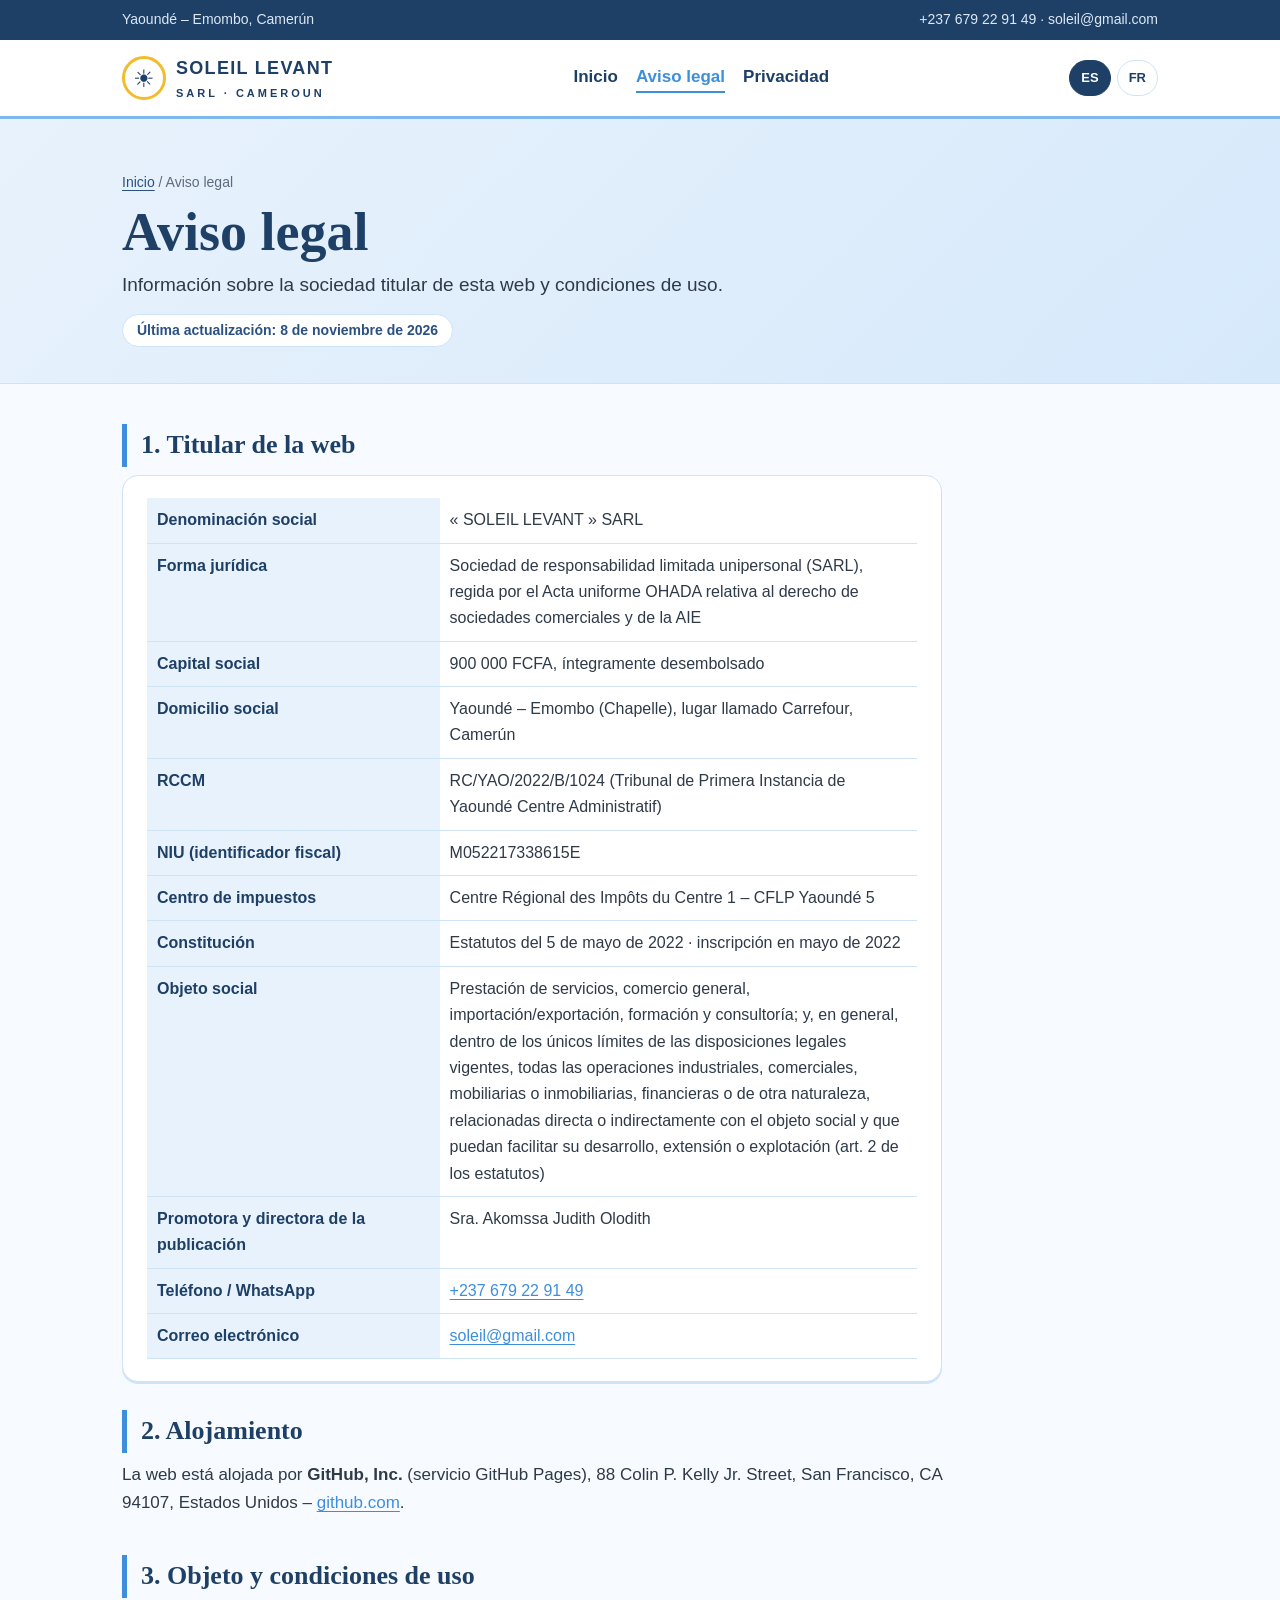
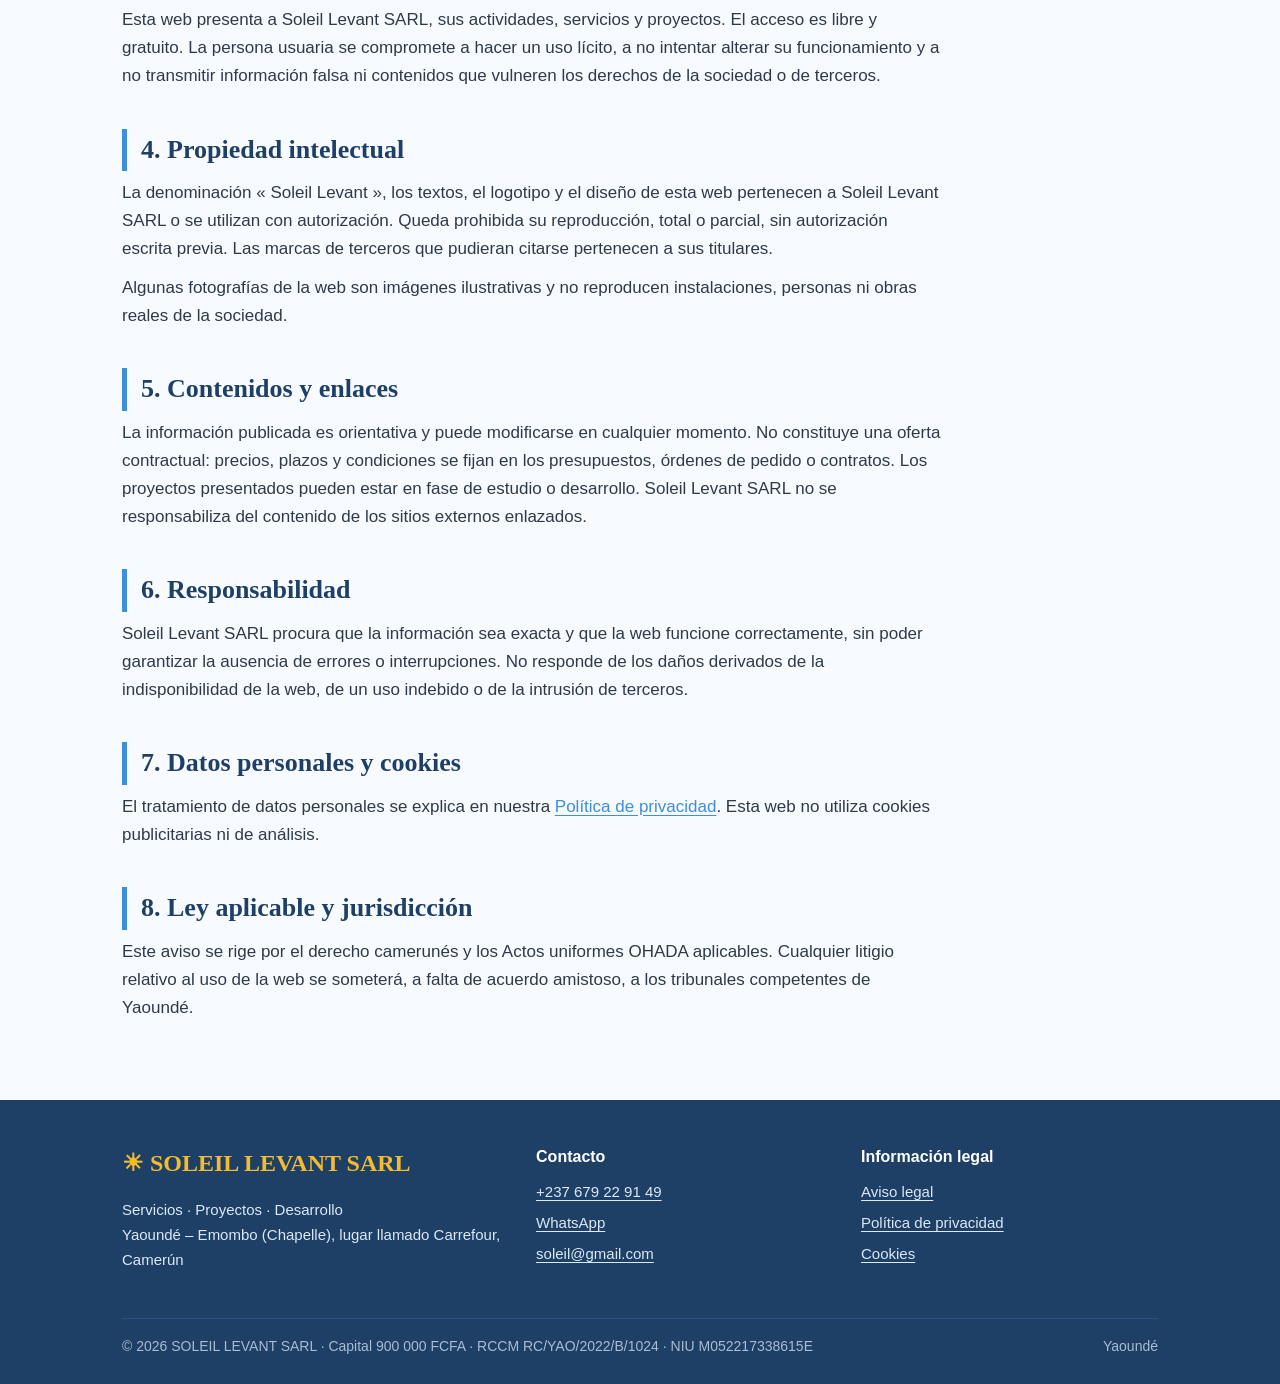
<file: aviso-legal.html>
<!doctype html>
<html lang="es">
<head>
<meta charset="utf-8">
<meta name="viewport" content="width=device-width, initial-scale=1">
<meta name="referrer" content="strict-origin-when-cross-origin">
<meta name="theme-color" content="#1E3F66">
<title>Aviso legal – Soleil Levant SARL</title>
<meta name="description" content="Información sobre la sociedad titular de esta web y condiciones de uso.">
<link rel="alternate" hreflang="es" href="aviso-legal.html"><link rel="alternate" hreflang="fr" href="avis-legal.html">
<link rel="stylesheet" href="assets/css/legal.css">
</head>
<body>
<a class="skip" href="#contenu">Ir al contenido</a>
<div class="topbar"><div class="wrap"><span>Yaoundé – Emombo, Camerún</span><span><a href="tel:+237679229149">+237 679 22 91 49</a> · <a href="mailto:soleil@gmail.com">soleil@gmail.com</a></span></div></div>
<header class="header"><div class="wrap">
  <a class="brand" href="index.html?lang=es"><span class="brand__sun" aria-hidden="true">☀</span><span><strong>SOLEIL LEVANT</strong><small>SARL · CAMEROUN</small></span></a>
  <nav class="nav" aria-label="Menu">
    <a href="index.html?lang=es">Inicio</a>
    <a href="aviso-legal.html" aria-current="page">Aviso legal</a>
    <a href="politica-privacidad.html">Privacidad</a>
  </nav>
  <nav class="langs" aria-label="Idioma / Langue"><a href="aviso-legal.html" lang="es" hreflang="es" aria-current="true">ES</a><a href="avis-legal.html" lang="fr" hreflang="fr">FR</a></nav>
</div></header>
<main id="contenu">
<section class="page-hero"><div class="wrap">
  <nav class="crumbs" aria-label="Ruta de navegación"><a href="index.html?lang=es">Inicio</a> / <span>Aviso legal</span></nav>
  <h1>Aviso legal</h1>
  <p>Información sobre la sociedad titular de esta web y condiciones de uso.</p>
  <span class="updated">Última actualización: 8 de noviembre de 2026</span>
</div></section>
<div class="wrap"><div class="prose">
<section id="s1"><h2>1. Titular de la web</h2><div class="card"><table class="idtable"><tr><th scope="row">Denominación social</th><td>« SOLEIL LEVANT » SARL</td></tr><tr><th scope="row">Forma jurídica</th><td>Sociedad de responsabilidad limitada unipersonal (SARL), regida por el Acta uniforme OHADA relativa al derecho de sociedades comerciales y de la AIE</td></tr><tr><th scope="row">Capital social</th><td>900 000 FCFA, íntegramente desembolsado</td></tr><tr><th scope="row">Domicilio social</th><td>Yaoundé – Emombo (Chapelle), lugar llamado Carrefour, Camerún</td></tr><tr><th scope="row">RCCM</th><td>RC/YAO/2022/B/1024 (Tribunal de Primera Instancia de Yaoundé Centre Administratif)</td></tr><tr><th scope="row">NIU (identificador fiscal)</th><td>M052217338615E</td></tr><tr><th scope="row">Centro de impuestos</th><td>Centre Régional des Impôts du Centre 1 – CFLP Yaoundé 5</td></tr><tr><th scope="row">Constitución</th><td>Estatutos del 5 de mayo de 2022 · inscripción en mayo de 2022</td></tr><tr><th scope="row">Objeto social</th><td>Prestación de servicios, comercio general, importación/exportación, formación y consultoría; y, en general, dentro de los únicos límites de las disposiciones legales vigentes, todas las operaciones industriales, comerciales, mobiliarias o inmobiliarias, financieras o de otra naturaleza, relacionadas directa o indirectamente con el objeto social y que puedan facilitar su desarrollo, extensión o explotación (art. 2 de los estatutos)</td></tr><tr><th scope="row">Promotora y directora de la publicación</th><td>Sra. Akomssa Judith Olodith</td></tr><tr><th scope="row">Teléfono / WhatsApp</th><td><a href="tel:+237679229149">+237 679 22 91 49</a></td></tr><tr><th scope="row">Correo electrónico</th><td><a href="mailto:soleil@gmail.com">soleil@gmail.com</a></td></tr></table></div></section>
<section id="s2"><h2>2. Alojamiento</h2><p>La web está alojada por <strong>GitHub, Inc.</strong> (servicio GitHub Pages), 88 Colin P. Kelly Jr. Street, San Francisco, CA 94107, Estados Unidos – <a href="https://github.com" target="_blank" rel="noopener">github.com</a>.</p></section>
<section id="s3"><h2>3. Objeto y condiciones de uso</h2><p>Esta web presenta a Soleil Levant SARL, sus actividades, servicios y proyectos. El acceso es libre y gratuito. La persona usuaria se compromete a hacer un uso lícito, a no intentar alterar su funcionamiento y a no transmitir información falsa ni contenidos que vulneren los derechos de la sociedad o de terceros.</p></section>
<section id="s4"><h2>4. Propiedad intelectual</h2><p>La denominación « Soleil Levant », los textos, el logotipo y el diseño de esta web pertenecen a Soleil Levant SARL o se utilizan con autorización. Queda prohibida su reproducción, total o parcial, sin autorización escrita previa. Las marcas de terceros que pudieran citarse pertenecen a sus titulares.</p><p>Algunas fotografías de la web son imágenes ilustrativas y no reproducen instalaciones, personas ni obras reales de la sociedad.</p></section>
<section id="s5"><h2>5. Contenidos y enlaces</h2><p>La información publicada es orientativa y puede modificarse en cualquier momento. No constituye una oferta contractual: precios, plazos y condiciones se fijan en los presupuestos, órdenes de pedido o contratos. Los proyectos presentados pueden estar en fase de estudio o desarrollo. Soleil Levant SARL no se responsabiliza del contenido de los sitios externos enlazados.</p></section>
<section id="s6"><h2>6. Responsabilidad</h2><p>Soleil Levant SARL procura que la información sea exacta y que la web funcione correctamente, sin poder garantizar la ausencia de errores o interrupciones. No responde de los daños derivados de la indisponibilidad de la web, de un uso indebido o de la intrusión de terceros.</p></section>
<section id="s7"><h2>7. Datos personales y cookies</h2><p>El tratamiento de datos personales se explica en nuestra <a href="politica-privacidad.html">Política de privacidad</a>. Esta web no utiliza cookies publicitarias ni de análisis.</p></section>
<section id="s8"><h2>8. Ley aplicable y jurisdicción</h2><p>Este aviso se rige por el derecho camerunés y los Actos uniformes OHADA aplicables. Cualquier litigio relativo al uso de la web se someterá, a falta de acuerdo amistoso, a los tribunales competentes de Yaoundé.</p></section>
</div></div>
</main>
<footer class="footer"><div class="wrap">
  <div class="footer__grid">
    <div><strong class="footer__name">☀ SOLEIL LEVANT SARL</strong><p>Servicios · Proyectos · Desarrollo<br>Yaoundé – Emombo (Chapelle), lugar llamado Carrefour, Camerún</p></div>
    <div><h2>Contacto</h2><ul><li><a href="tel:+237679229149">+237 679 22 91 49</a></li><li><a href="https://wa.me/237679229149" target="_blank" rel="noopener">WhatsApp</a></li><li><a href="mailto:soleil@gmail.com">soleil@gmail.com</a></li></ul></div>
    <div><h2>Información legal</h2><ul><li><a href="aviso-legal.html">Aviso legal</a></li><li><a href="politica-privacidad.html">Política de privacidad</a></li><li><a href="politica-privacidad.html#cookies">Cookies</a></li></ul></div>
  </div>
  <div class="footer__bottom"><span>© 2026 SOLEIL LEVANT SARL · Capital 900 000 FCFA · RCCM RC/YAO/2022/B/1024 · NIU M052217338615E</span><span>Yaoundé</span></div>
</div></footer>
<script>try{localStorage.setItem('sl-lang','es')}catch(e){}</script>
</body>
</html>
</file>
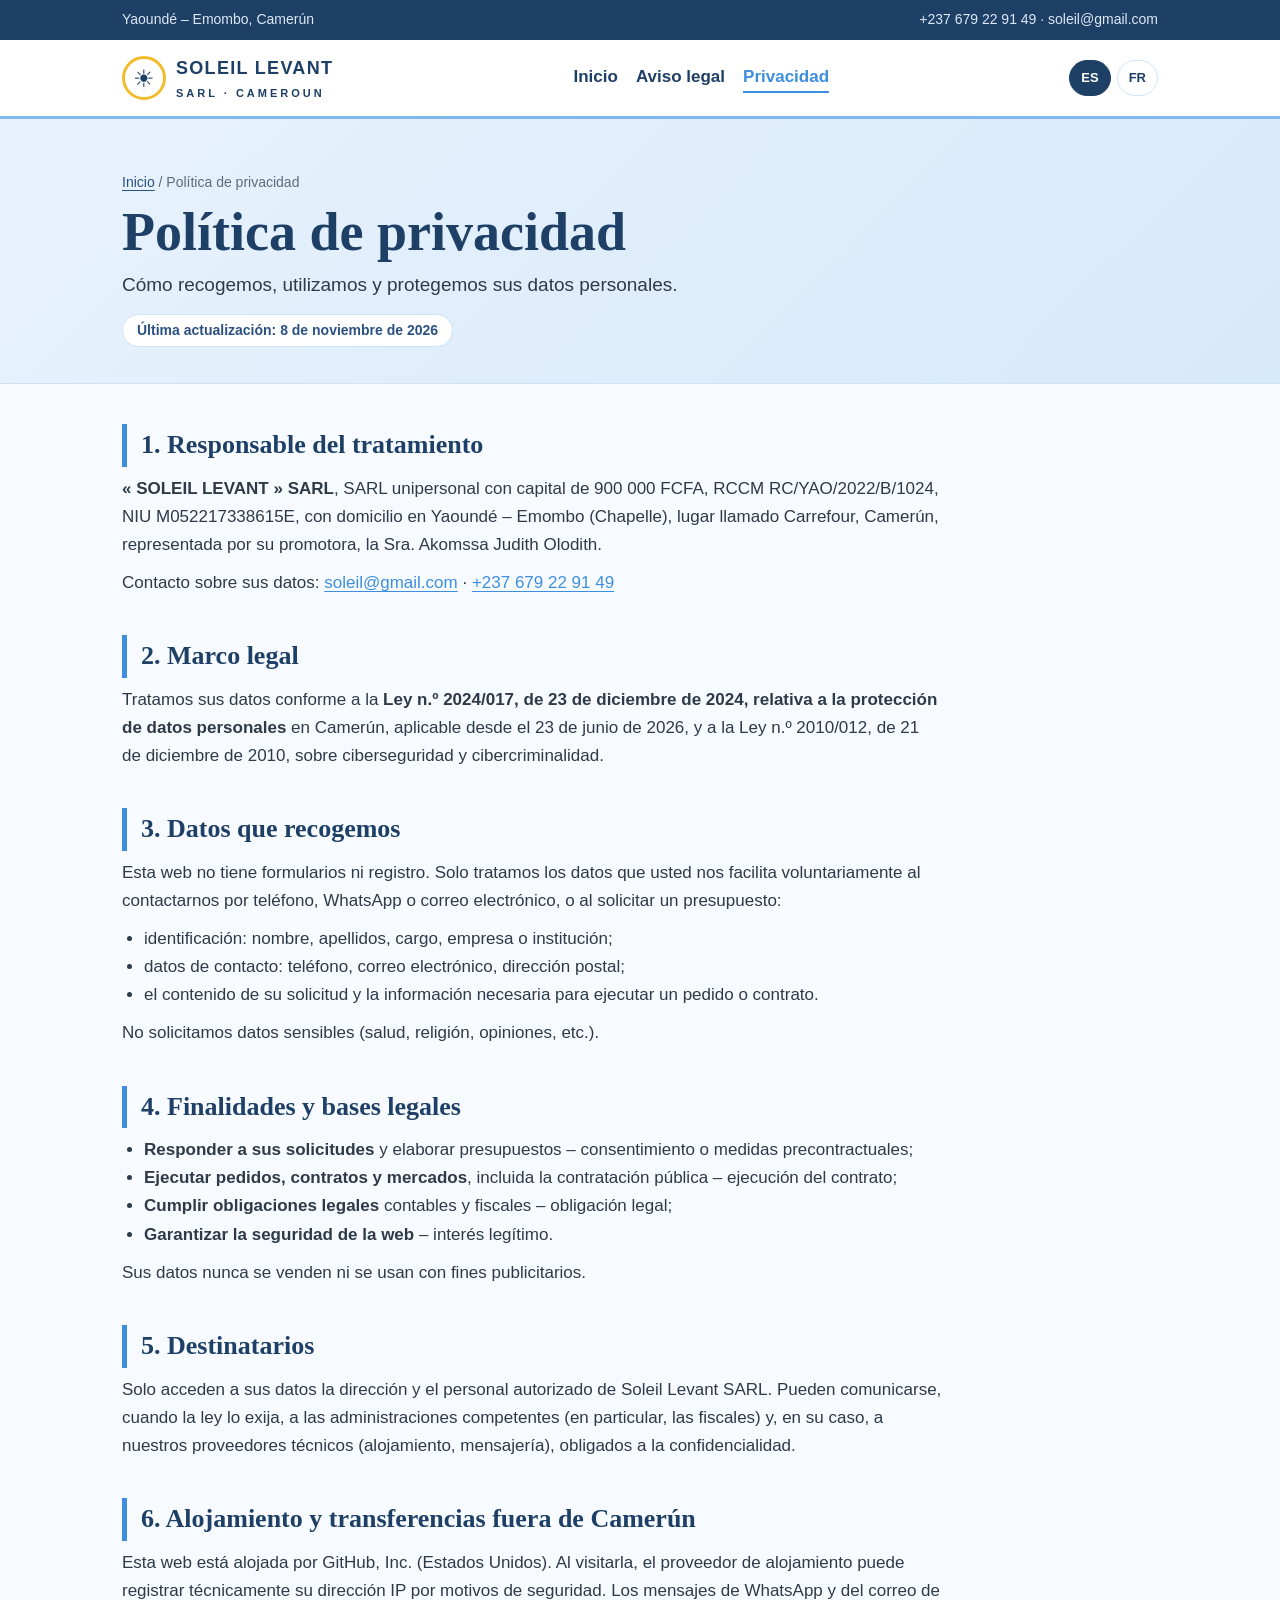
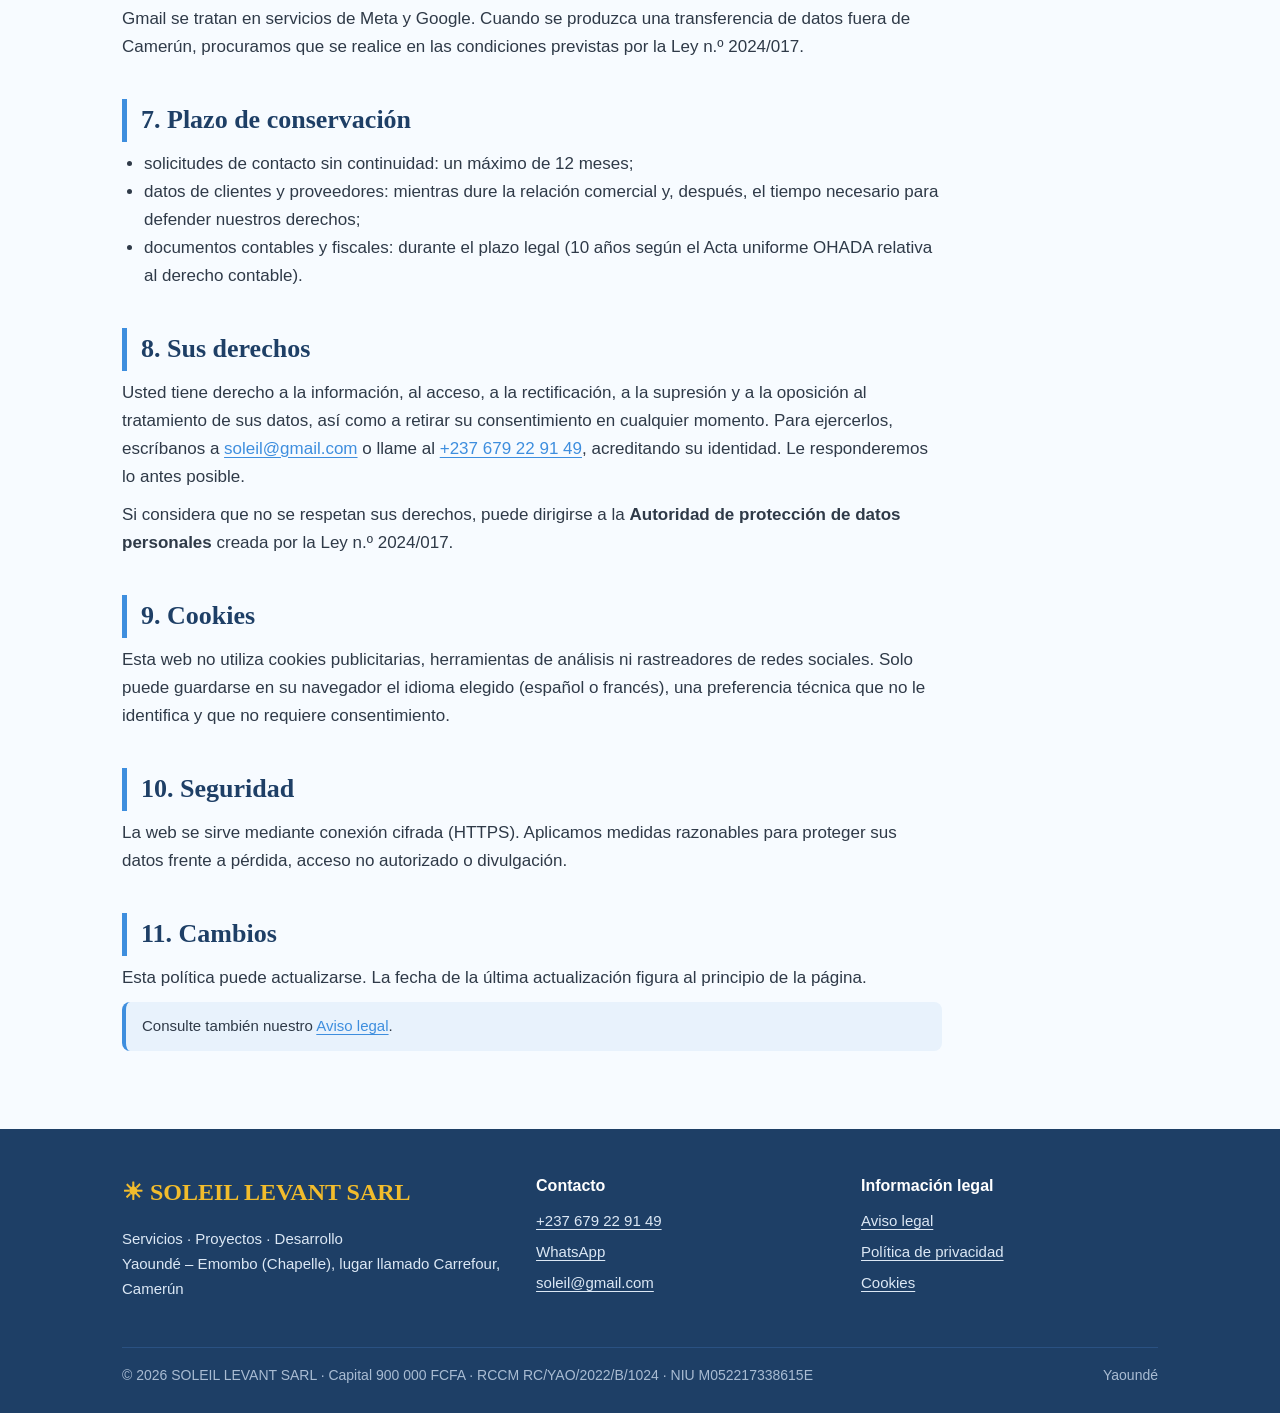
<file: politica-privacidad.html>
<!doctype html>
<html lang="es">
<head>
<meta charset="utf-8">
<meta name="viewport" content="width=device-width, initial-scale=1">
<meta name="referrer" content="strict-origin-when-cross-origin">
<meta name="theme-color" content="#1E3F66">
<title>Política de privacidad – Soleil Levant SARL</title>
<meta name="description" content="Cómo recogemos, utilizamos y protegemos sus datos personales.">
<link rel="alternate" hreflang="es" href="politica-privacidad.html"><link rel="alternate" hreflang="fr" href="politique-confidentialite.html">
<link rel="stylesheet" href="assets/css/legal.css">
</head>
<body>
<a class="skip" href="#contenu">Ir al contenido</a>
<div class="topbar"><div class="wrap"><span>Yaoundé – Emombo, Camerún</span><span><a href="tel:+237679229149">+237 679 22 91 49</a> · <a href="mailto:soleil@gmail.com">soleil@gmail.com</a></span></div></div>
<header class="header"><div class="wrap">
  <a class="brand" href="index.html?lang=es"><span class="brand__sun" aria-hidden="true">☀</span><span><strong>SOLEIL LEVANT</strong><small>SARL · CAMEROUN</small></span></a>
  <nav class="nav" aria-label="Menu">
    <a href="index.html?lang=es">Inicio</a>
    <a href="aviso-legal.html">Aviso legal</a>
    <a href="politica-privacidad.html" aria-current="page">Privacidad</a>
  </nav>
  <nav class="langs" aria-label="Idioma / Langue"><a href="politica-privacidad.html" lang="es" hreflang="es" aria-current="true">ES</a><a href="politique-confidentialite.html" lang="fr" hreflang="fr">FR</a></nav>
</div></header>
<main id="contenu">
<section class="page-hero"><div class="wrap">
  <nav class="crumbs" aria-label="Ruta de navegación"><a href="index.html?lang=es">Inicio</a> / <span>Política de privacidad</span></nav>
  <h1>Política de privacidad</h1>
  <p>Cómo recogemos, utilizamos y protegemos sus datos personales.</p>
  <span class="updated">Última actualización: 8 de noviembre de 2026</span>
</div></section>
<div class="wrap"><div class="prose">
<section id="s1"><h2>1. Responsable del tratamiento</h2><p><strong>« SOLEIL LEVANT » SARL</strong>, SARL unipersonal con capital de 900 000 FCFA, RCCM RC/YAO/2022/B/1024, NIU M052217338615E, con domicilio en Yaoundé – Emombo (Chapelle), lugar llamado Carrefour, Camerún, representada por su promotora, la Sra. Akomssa Judith Olodith.</p><p>Contacto sobre sus datos: <a href="mailto:soleil@gmail.com">soleil@gmail.com</a> · <a href="tel:+237679229149">+237 679 22 91 49</a></p></section>
<section id="s2"><h2>2. Marco legal</h2><p>Tratamos sus datos conforme a la <strong>Ley n.º 2024/017, de 23 de diciembre de 2024, relativa a la protección de datos personales</strong> en Camerún, aplicable desde el 23 de junio de 2026, y a la Ley n.º 2010/012, de 21 de diciembre de 2010, sobre ciberseguridad y cibercriminalidad.</p></section>
<section id="s3"><h2>3. Datos que recogemos</h2><p>Esta web no tiene formularios ni registro. Solo tratamos los datos que usted nos facilita voluntariamente al contactarnos por teléfono, WhatsApp o correo electrónico, o al solicitar un presupuesto:</p><ul><li>identificación: nombre, apellidos, cargo, empresa o institución;</li><li>datos de contacto: teléfono, correo electrónico, dirección postal;</li><li>el contenido de su solicitud y la información necesaria para ejecutar un pedido o contrato.</li></ul><p>No solicitamos datos sensibles (salud, religión, opiniones, etc.).</p></section>
<section id="s4"><h2>4. Finalidades y bases legales</h2><ul><li><strong>Responder a sus solicitudes</strong> y elaborar presupuestos – consentimiento o medidas precontractuales;</li><li><strong>Ejecutar pedidos, contratos y mercados</strong>, incluida la contratación pública – ejecución del contrato;</li><li><strong>Cumplir obligaciones legales</strong> contables y fiscales – obligación legal;</li><li><strong>Garantizar la seguridad de la web</strong> – interés legítimo.</li></ul><p>Sus datos nunca se venden ni se usan con fines publicitarios.</p></section>
<section id="s5"><h2>5. Destinatarios</h2><p>Solo acceden a sus datos la dirección y el personal autorizado de Soleil Levant SARL. Pueden comunicarse, cuando la ley lo exija, a las administraciones competentes (en particular, las fiscales) y, en su caso, a nuestros proveedores técnicos (alojamiento, mensajería), obligados a la confidencialidad.</p></section>
<section id="s6"><h2>6. Alojamiento y transferencias fuera de Camerún</h2><p>Esta web está alojada por GitHub, Inc. (Estados Unidos). Al visitarla, el proveedor de alojamiento puede registrar técnicamente su dirección IP por motivos de seguridad. Los mensajes de WhatsApp y del correo de Gmail se tratan en servicios de Meta y Google. Cuando se produzca una transferencia de datos fuera de Camerún, procuramos que se realice en las condiciones previstas por la Ley n.º 2024/017.</p></section>
<section id="s7"><h2>7. Plazo de conservación</h2><ul><li>solicitudes de contacto sin continuidad: un máximo de 12 meses;</li><li>datos de clientes y proveedores: mientras dure la relación comercial y, después, el tiempo necesario para defender nuestros derechos;</li><li>documentos contables y fiscales: durante el plazo legal (10 años según el Acta uniforme OHADA relativa al derecho contable).</li></ul></section>
<section id="s8"><h2>8. Sus derechos</h2><p>Usted tiene derecho a la información, al acceso, a la rectificación, a la supresión y a la oposición al tratamiento de sus datos, así como a retirar su consentimiento en cualquier momento. Para ejercerlos, escríbanos a <a href="mailto:soleil@gmail.com">soleil@gmail.com</a> o llame al <a href="tel:+237679229149">+237 679 22 91 49</a>, acreditando su identidad. Le responderemos lo antes posible.</p><p>Si considera que no se respetan sus derechos, puede dirigirse a la <strong>Autoridad de protección de datos personales</strong> creada por la Ley n.º 2024/017.</p></section>
<section id="cookies"><h2>9. Cookies</h2><p>Esta web no utiliza cookies publicitarias, herramientas de análisis ni rastreadores de redes sociales. Solo puede guardarse en su navegador el idioma elegido (español o francés), una preferencia técnica que no le identifica y que no requiere consentimiento.</p></section>
<section id="s10"><h2>10. Seguridad</h2><p>La web se sirve mediante conexión cifrada (HTTPS). Aplicamos medidas razonables para proteger sus datos frente a pérdida, acceso no autorizado o divulgación.</p></section>
<section id="s11"><h2>11. Cambios</h2><p>Esta política puede actualizarse. La fecha de la última actualización figura al principio de la página.</p><p class="note">Consulte también nuestro <a href="aviso-legal.html">Aviso legal</a>.</p></section>
</div></div>
</main>
<footer class="footer"><div class="wrap">
  <div class="footer__grid">
    <div><strong class="footer__name">☀ SOLEIL LEVANT SARL</strong><p>Servicios · Proyectos · Desarrollo<br>Yaoundé – Emombo (Chapelle), lugar llamado Carrefour, Camerún</p></div>
    <div><h2>Contacto</h2><ul><li><a href="tel:+237679229149">+237 679 22 91 49</a></li><li><a href="https://wa.me/237679229149" target="_blank" rel="noopener">WhatsApp</a></li><li><a href="mailto:soleil@gmail.com">soleil@gmail.com</a></li></ul></div>
    <div><h2>Información legal</h2><ul><li><a href="aviso-legal.html">Aviso legal</a></li><li><a href="politica-privacidad.html">Política de privacidad</a></li><li><a href="politica-privacidad.html#cookies">Cookies</a></li></ul></div>
  </div>
  <div class="footer__bottom"><span>© 2026 SOLEIL LEVANT SARL · Capital 900 000 FCFA · RCCM RC/YAO/2022/B/1024 · NIU M052217338615E</span><span>Yaoundé</span></div>
</div></footer>
<script>try{localStorage.setItem('sl-lang','es')}catch(e){}</script>
</body>
</html>
</file>
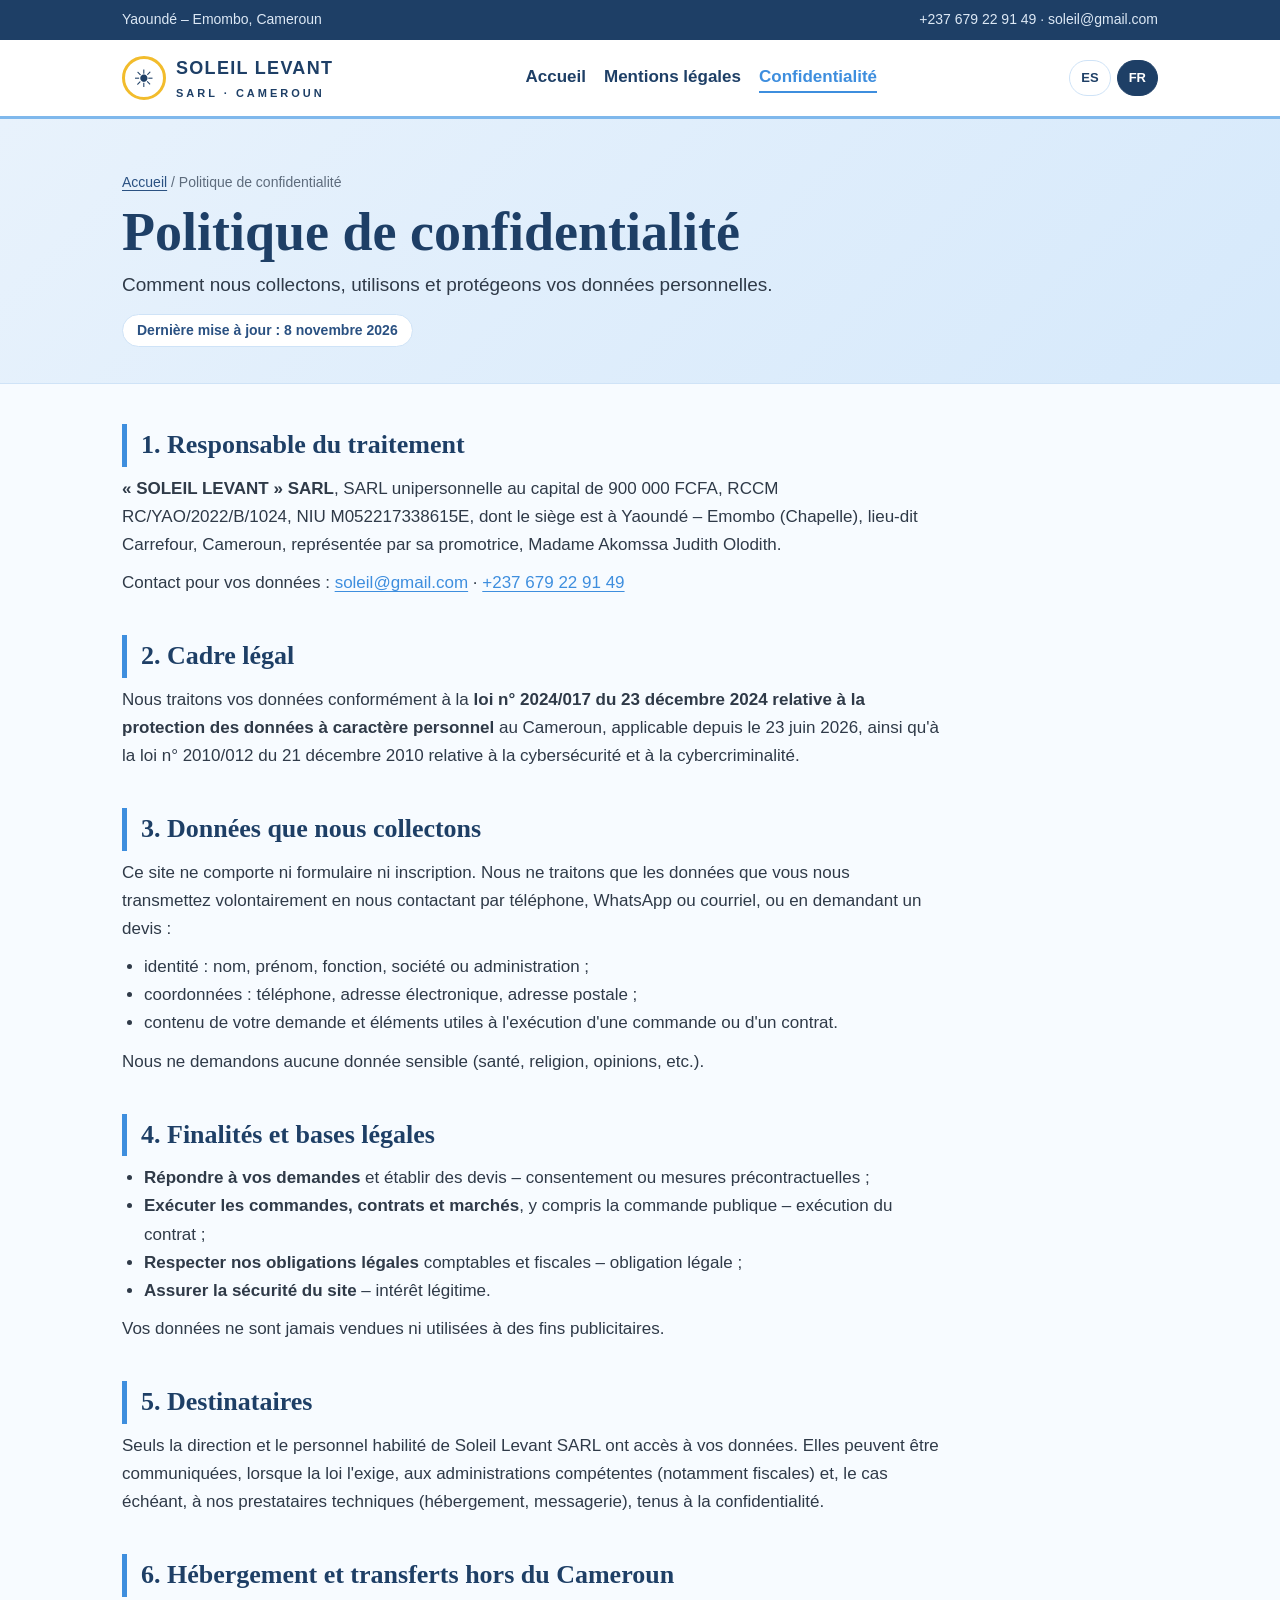
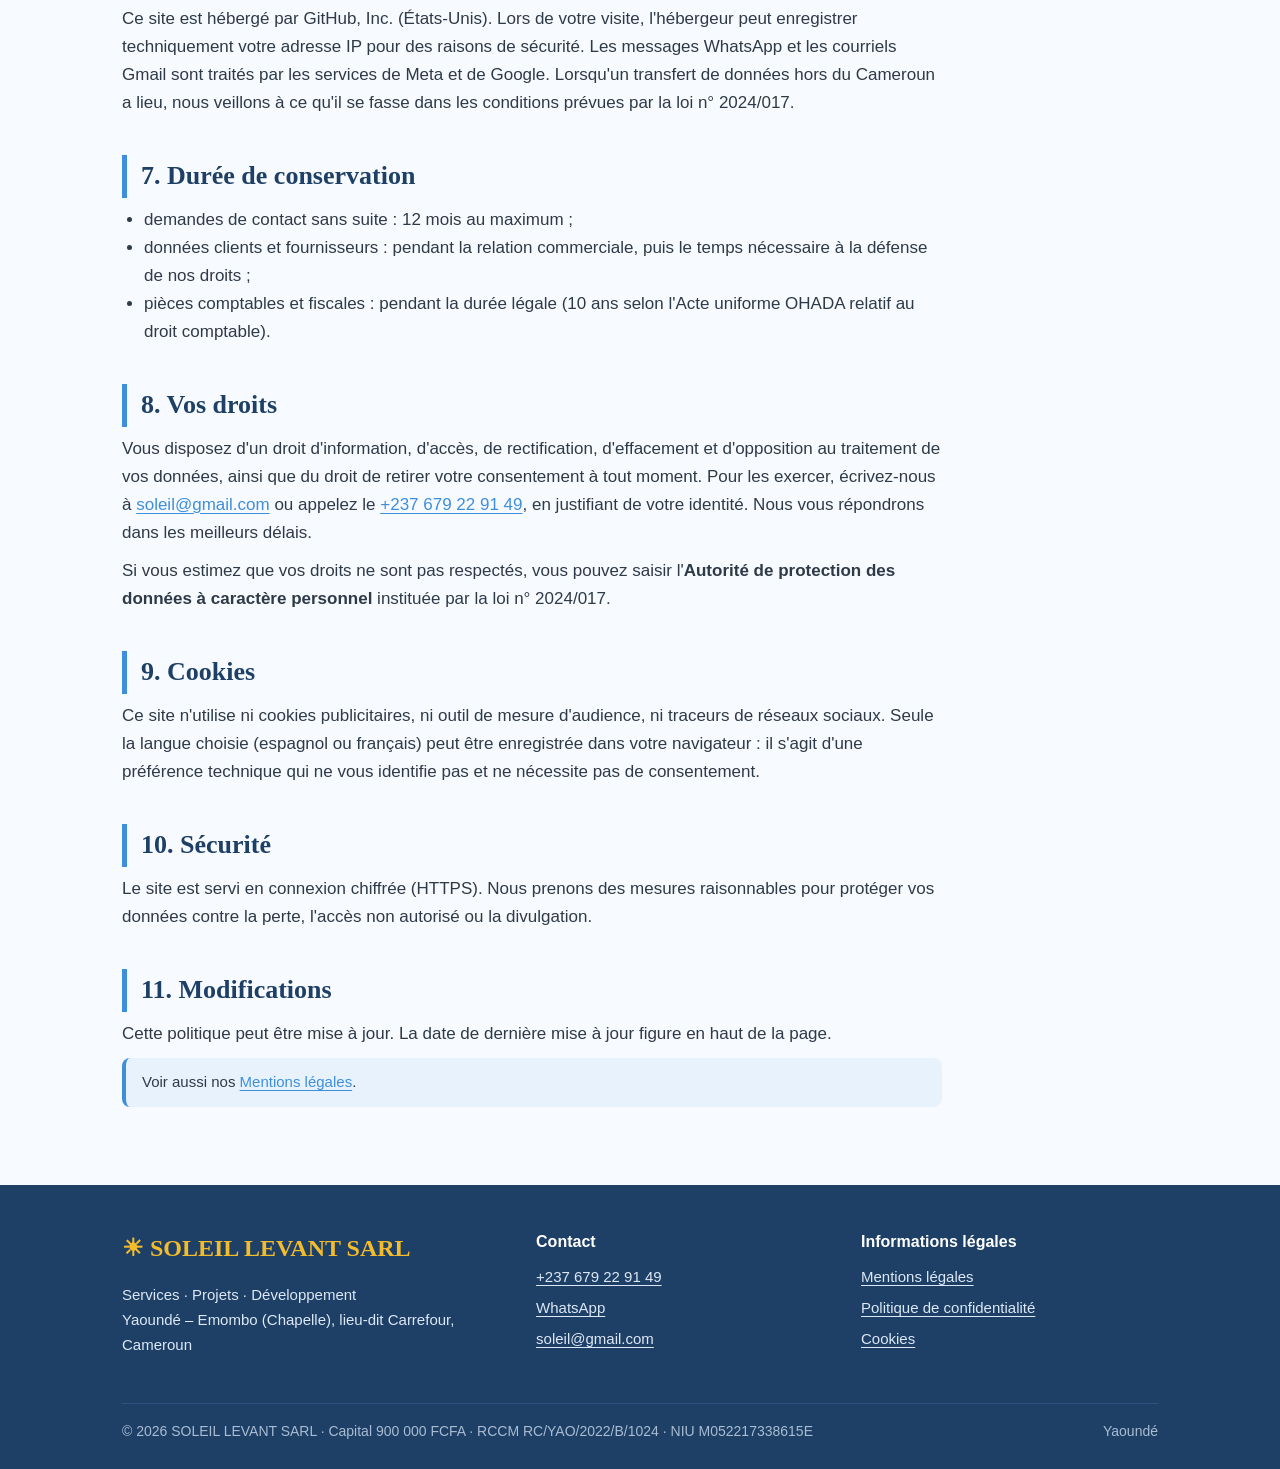
<file: politique-confidentialite.html>
<!doctype html>
<html lang="fr">
<head>
<meta charset="utf-8">
<meta name="viewport" content="width=device-width, initial-scale=1">
<meta name="referrer" content="strict-origin-when-cross-origin">
<meta name="theme-color" content="#1E3F66">
<title>Politique de confidentialité – Soleil Levant SARL</title>
<meta name="description" content="Comment nous collectons, utilisons et protégeons vos données personnelles.">
<link rel="alternate" hreflang="fr" href="politique-confidentialite.html"><link rel="alternate" hreflang="es" href="politica-privacidad.html">
<link rel="stylesheet" href="assets/css/legal.css">
</head>
<body>
<a class="skip" href="#contenu">Aller au contenu</a>
<div class="topbar"><div class="wrap"><span>Yaoundé – Emombo, Cameroun</span><span><a href="tel:+237679229149">+237 679 22 91 49</a> · <a href="mailto:soleil@gmail.com">soleil@gmail.com</a></span></div></div>
<header class="header"><div class="wrap">
  <a class="brand" href="index.html?lang=fr"><span class="brand__sun" aria-hidden="true">☀</span><span><strong>SOLEIL LEVANT</strong><small>SARL · CAMEROUN</small></span></a>
  <nav class="nav" aria-label="Menu">
    <a href="index.html?lang=fr">Accueil</a>
    <a href="avis-legal.html">Mentions légales</a>
    <a href="politique-confidentialite.html" aria-current="page">Confidentialité</a>
  </nav>
  <nav class="langs" aria-label="Idioma / Langue"><a href="politica-privacidad.html" lang="es" hreflang="es">ES</a><a href="politique-confidentialite.html" lang="fr" hreflang="fr" aria-current="true">FR</a></nav>
</div></header>
<main id="contenu">
<section class="page-hero"><div class="wrap">
  <nav class="crumbs" aria-label="Fil d'Ariane"><a href="index.html?lang=fr">Accueil</a> / <span>Politique de confidentialité</span></nav>
  <h1>Politique de confidentialité</h1>
  <p>Comment nous collectons, utilisons et protégeons vos données personnelles.</p>
  <span class="updated">Dernière mise à jour : 8 novembre 2026</span>
</div></section>
<div class="wrap"><div class="prose">
<section id="s1"><h2>1. Responsable du traitement</h2><p><strong>« SOLEIL LEVANT » SARL</strong>, SARL unipersonnelle au capital de 900 000 FCFA, RCCM RC/YAO/2022/B/1024, NIU M052217338615E, dont le siège est à Yaoundé – Emombo (Chapelle), lieu-dit Carrefour, Cameroun, représentée par sa promotrice, Madame Akomssa Judith Olodith.</p><p>Contact pour vos données : <a href="mailto:soleil@gmail.com">soleil@gmail.com</a> · <a href="tel:+237679229149">+237 679 22 91 49</a></p></section>
<section id="s2"><h2>2. Cadre légal</h2><p>Nous traitons vos données conformément à la <strong>loi n° 2024/017 du 23 décembre 2024 relative à la protection des données à caractère personnel</strong> au Cameroun, applicable depuis le 23 juin 2026, ainsi qu'à la loi n° 2010/012 du 21 décembre 2010 relative à la cybersécurité et à la cybercriminalité.</p></section>
<section id="s3"><h2>3. Données que nous collectons</h2><p>Ce site ne comporte ni formulaire ni inscription. Nous ne traitons que les données que vous nous transmettez volontairement en nous contactant par téléphone, WhatsApp ou courriel, ou en demandant un devis :</p><ul><li>identité : nom, prénom, fonction, société ou administration ;</li><li>coordonnées : téléphone, adresse électronique, adresse postale ;</li><li>contenu de votre demande et éléments utiles à l'exécution d'une commande ou d'un contrat.</li></ul><p>Nous ne demandons aucune donnée sensible (santé, religion, opinions, etc.).</p></section>
<section id="s4"><h2>4. Finalités et bases légales</h2><ul><li><strong>Répondre à vos demandes</strong> et établir des devis – consentement ou mesures précontractuelles ;</li><li><strong>Exécuter les commandes, contrats et marchés</strong>, y compris la commande publique – exécution du contrat ;</li><li><strong>Respecter nos obligations légales</strong> comptables et fiscales – obligation légale ;</li><li><strong>Assurer la sécurité du site</strong> – intérêt légitime.</li></ul><p>Vos données ne sont jamais vendues ni utilisées à des fins publicitaires.</p></section>
<section id="s5"><h2>5. Destinataires</h2><p>Seuls la direction et le personnel habilité de Soleil Levant SARL ont accès à vos données. Elles peuvent être communiquées, lorsque la loi l'exige, aux administrations compétentes (notamment fiscales) et, le cas échéant, à nos prestataires techniques (hébergement, messagerie), tenus à la confidentialité.</p></section>
<section id="s6"><h2>6. Hébergement et transferts hors du Cameroun</h2><p>Ce site est hébergé par GitHub, Inc. (États-Unis). Lors de votre visite, l'hébergeur peut enregistrer techniquement votre adresse IP pour des raisons de sécurité. Les messages WhatsApp et les courriels Gmail sont traités par les services de Meta et de Google. Lorsqu'un transfert de données hors du Cameroun a lieu, nous veillons à ce qu'il se fasse dans les conditions prévues par la loi n° 2024/017.</p></section>
<section id="s7"><h2>7. Durée de conservation</h2><ul><li>demandes de contact sans suite : 12 mois au maximum ;</li><li>données clients et fournisseurs : pendant la relation commerciale, puis le temps nécessaire à la défense de nos droits ;</li><li>pièces comptables et fiscales : pendant la durée légale (10 ans selon l'Acte uniforme OHADA relatif au droit comptable).</li></ul></section>
<section id="s8"><h2>8. Vos droits</h2><p>Vous disposez d'un droit d'information, d'accès, de rectification, d'effacement et d'opposition au traitement de vos données, ainsi que du droit de retirer votre consentement à tout moment. Pour les exercer, écrivez-nous à <a href="mailto:soleil@gmail.com">soleil@gmail.com</a> ou appelez le <a href="tel:+237679229149">+237 679 22 91 49</a>, en justifiant de votre identité. Nous vous répondrons dans les meilleurs délais.</p><p>Si vous estimez que vos droits ne sont pas respectés, vous pouvez saisir l'<strong>Autorité de protection des données à caractère personnel</strong> instituée par la loi n° 2024/017.</p></section>
<section id="cookies"><h2>9. Cookies</h2><p>Ce site n'utilise ni cookies publicitaires, ni outil de mesure d'audience, ni traceurs de réseaux sociaux. Seule la langue choisie (espagnol ou français) peut être enregistrée dans votre navigateur : il s'agit d'une préférence technique qui ne vous identifie pas et ne nécessite pas de consentement.</p></section>
<section id="s10"><h2>10. Sécurité</h2><p>Le site est servi en connexion chiffrée (HTTPS). Nous prenons des mesures raisonnables pour protéger vos données contre la perte, l'accès non autorisé ou la divulgation.</p></section>
<section id="s11"><h2>11. Modifications</h2><p>Cette politique peut être mise à jour. La date de dernière mise à jour figure en haut de la page.</p><p class="note">Voir aussi nos <a href="avis-legal.html">Mentions légales</a>.</p></section>
</div></div>
</main>
<footer class="footer"><div class="wrap">
  <div class="footer__grid">
    <div><strong class="footer__name">☀ SOLEIL LEVANT SARL</strong><p>Services · Projets · Développement<br>Yaoundé – Emombo (Chapelle), lieu-dit Carrefour, Cameroun</p></div>
    <div><h2>Contact</h2><ul><li><a href="tel:+237679229149">+237 679 22 91 49</a></li><li><a href="https://wa.me/237679229149" target="_blank" rel="noopener">WhatsApp</a></li><li><a href="mailto:soleil@gmail.com">soleil@gmail.com</a></li></ul></div>
    <div><h2>Informations légales</h2><ul><li><a href="avis-legal.html">Mentions légales</a></li><li><a href="politique-confidentialite.html">Politique de confidentialité</a></li><li><a href="politique-confidentialite.html#cookies">Cookies</a></li></ul></div>
  </div>
  <div class="footer__bottom"><span>© 2026 SOLEIL LEVANT SARL · Capital 900 000 FCFA · RCCM RC/YAO/2022/B/1024 · NIU M052217338615E</span><span>Yaoundé</span></div>
</div></footer>
<script>try{localStorage.setItem('sl-lang','fr')}catch(e){}</script>
</body>
</html>
</file>
<file: assets/css/legal.css>
/* Soleil Levant SARL – pages légales. Palette bleu/céleste inspirée de logostgn.cat */
:root{
  --ink:#1E3F66;      /* bleu nuit (bandeaux, titres) */
  --ink-2:#2A5182;
  --sky:#3E8EDE;      /* céleste vif (liens, accents) */
  --sky-2:#7FB8EC;
  --sky-tint:#E8F2FC; /* céleste très clair (fonds) */
  --sky-line:#CFE3F7;
  --body:#2F3A48;
  --muted:#5D6B7C;
  --white:#fff;
  --sun:#F2BC2C;      /* touche « soleil levant » */
  --serif:Georgia,"Times New Roman",serif;
  --sans:Arial,Helvetica,sans-serif;
}
*{box-sizing:border-box}
html{scroll-behavior:smooth}
body{margin:0;font-family:var(--sans);font-size:17px;line-height:1.65;color:var(--body);background:#F7FBFF}
a{color:var(--sky);text-underline-offset:3px}
a:hover{color:var(--ink)}
.wrap{max-width:1080px;margin:0 auto;padding:0 22px}
.skip{position:absolute;left:-999px}.skip:focus{left:12px;top:12px;background:var(--white);padding:8px 12px;z-index:99}

.topbar{background:var(--ink);color:#DCE8F5;font-size:14px}
.topbar .wrap{display:flex;justify-content:space-between;gap:14px;min-height:40px;align-items:center;flex-wrap:wrap}
.topbar a{color:#DCE8F5;text-decoration:none}.topbar a:hover{color:var(--sun)}

.header{background:var(--white);border-bottom:3px solid var(--sky-2);position:sticky;top:0;z-index:20}
.header .wrap{display:flex;align-items:center;justify-content:space-between;min-height:76px;gap:16px;flex-wrap:wrap}
.brand{display:flex;align-items:center;gap:10px;text-decoration:none;color:var(--ink)}
.brand__sun{width:44px;height:44px;border:3px solid var(--sun);border-radius:50%;display:grid;place-items:center;font-size:24px}
.brand strong{font-weight:900;font-size:18px;letter-spacing:1.3px}
.brand small{display:block;font-size:11px;letter-spacing:3px;color:var(--ink);font-weight:700}
.nav{display:flex;gap:18px;flex-wrap:wrap}
.nav a{color:var(--ink);text-decoration:none;font-weight:600}
.nav a[aria-current]{color:var(--sky);border-bottom:2px solid var(--sky)}

.page-hero{background:linear-gradient(135deg,var(--sky-tint) 0%,#D6E9FB 100%);border-bottom:1px solid var(--sky-line);padding:52px 0 36px}
.crumbs{font-size:14px;color:var(--muted)}.crumbs a{color:var(--ink-2)}
.page-hero h1{font-family:var(--serif);color:var(--ink);font-size:clamp(34px,4.4vw,54px);line-height:1.05;margin:10px 0 8px}
.page-hero p{margin:0;font-size:19px;max-width:720px}
.updated{display:inline-block;margin-top:14px;background:var(--white);border:1px solid var(--sky-line);color:var(--ink-2);border-radius:999px;padding:4px 14px;font-size:14px;font-weight:600}

.prose{max-width:820px;padding:40px 0 20px;display:grid;gap:28px}
.prose h2{font-family:var(--serif);color:var(--ink);font-size:26px;margin:0 0 8px;padding-left:14px;border-left:5px solid var(--sky)}
.prose h3{color:var(--ink-2);font-size:18px;margin:16px 0 6px}
.prose p{margin:0 0 10px}
.prose ul{margin:0 0 10px;padding-left:22px}
.card{background:var(--white);border:1px solid var(--sky-line);border-radius:16px;padding:22px 24px;box-shadow:0 2px 0 var(--sky-line)}
.idtable{width:100%;border-collapse:collapse;font-size:16px}
.idtable th,.idtable td{text-align:left;padding:9px 10px;border-bottom:1px solid var(--sky-line);vertical-align:top}
.idtable th{width:38%;color:var(--ink);background:var(--sky-tint);font-weight:700}
.note{background:var(--sky-tint);border-left:4px solid var(--sky);padding:12px 16px;border-radius:8px;font-size:15px}

.footer{background:var(--ink);color:#DCE8F5;margin-top:48px;padding:44px 0 26px;font-size:15px}
.footer__grid{display:grid;grid-template-columns:1.3fr 1fr 1fr;gap:28px}
.footer h2{font-size:16px;color:var(--white);margin:0 0 10px}
.footer strong.footer__name{font-family:var(--serif);font-size:24px;color:var(--sun);display:block;margin-bottom:6px}
.footer ul{list-style:none;margin:0;padding:0;display:grid;gap:6px}
.footer a{color:#DCE8F5}.footer a:hover{color:var(--sky-2)}
.footer__bottom{border-top:1px solid var(--ink-2);margin-top:30px;padding-top:16px;display:flex;justify-content:space-between;gap:12px;flex-wrap:wrap;color:#A9BCD3;font-size:14px}
@media (max-width:800px){.footer__grid{grid-template-columns:1fr}.idtable th{width:45%}}
@media print{.topbar,.header,.footer{display:none}body{background:#fff}}
.langs{display:flex;gap:6px}.langs a{border:1px solid var(--sky-line);border-radius:20px;padding:6px 11px;font-weight:700;font-size:13px;color:var(--ink);text-decoration:none}.langs a[aria-current]{background:var(--ink);color:#fff;border-color:var(--ink)}
.prose section{scroll-margin-top:100px}
@media (max-width:650px){.nav{gap:12px;font-size:14px}}
</file>
